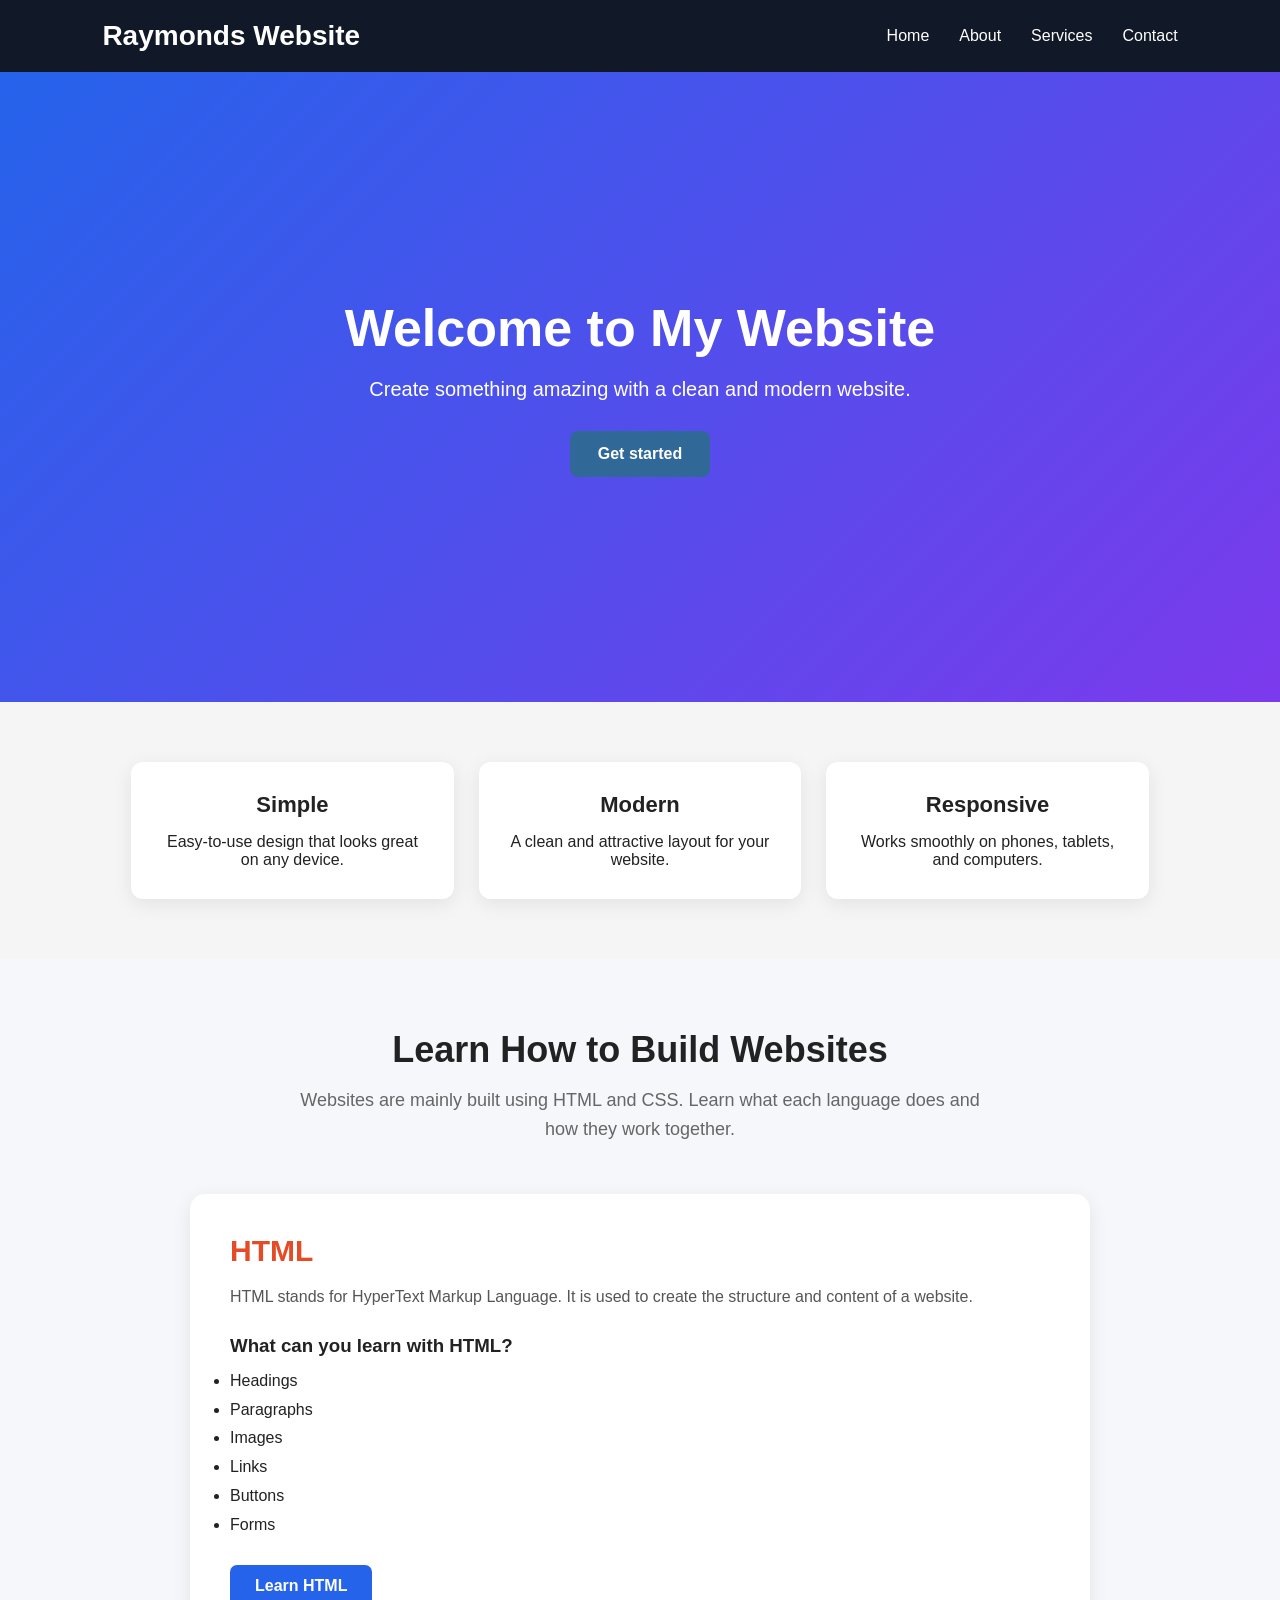
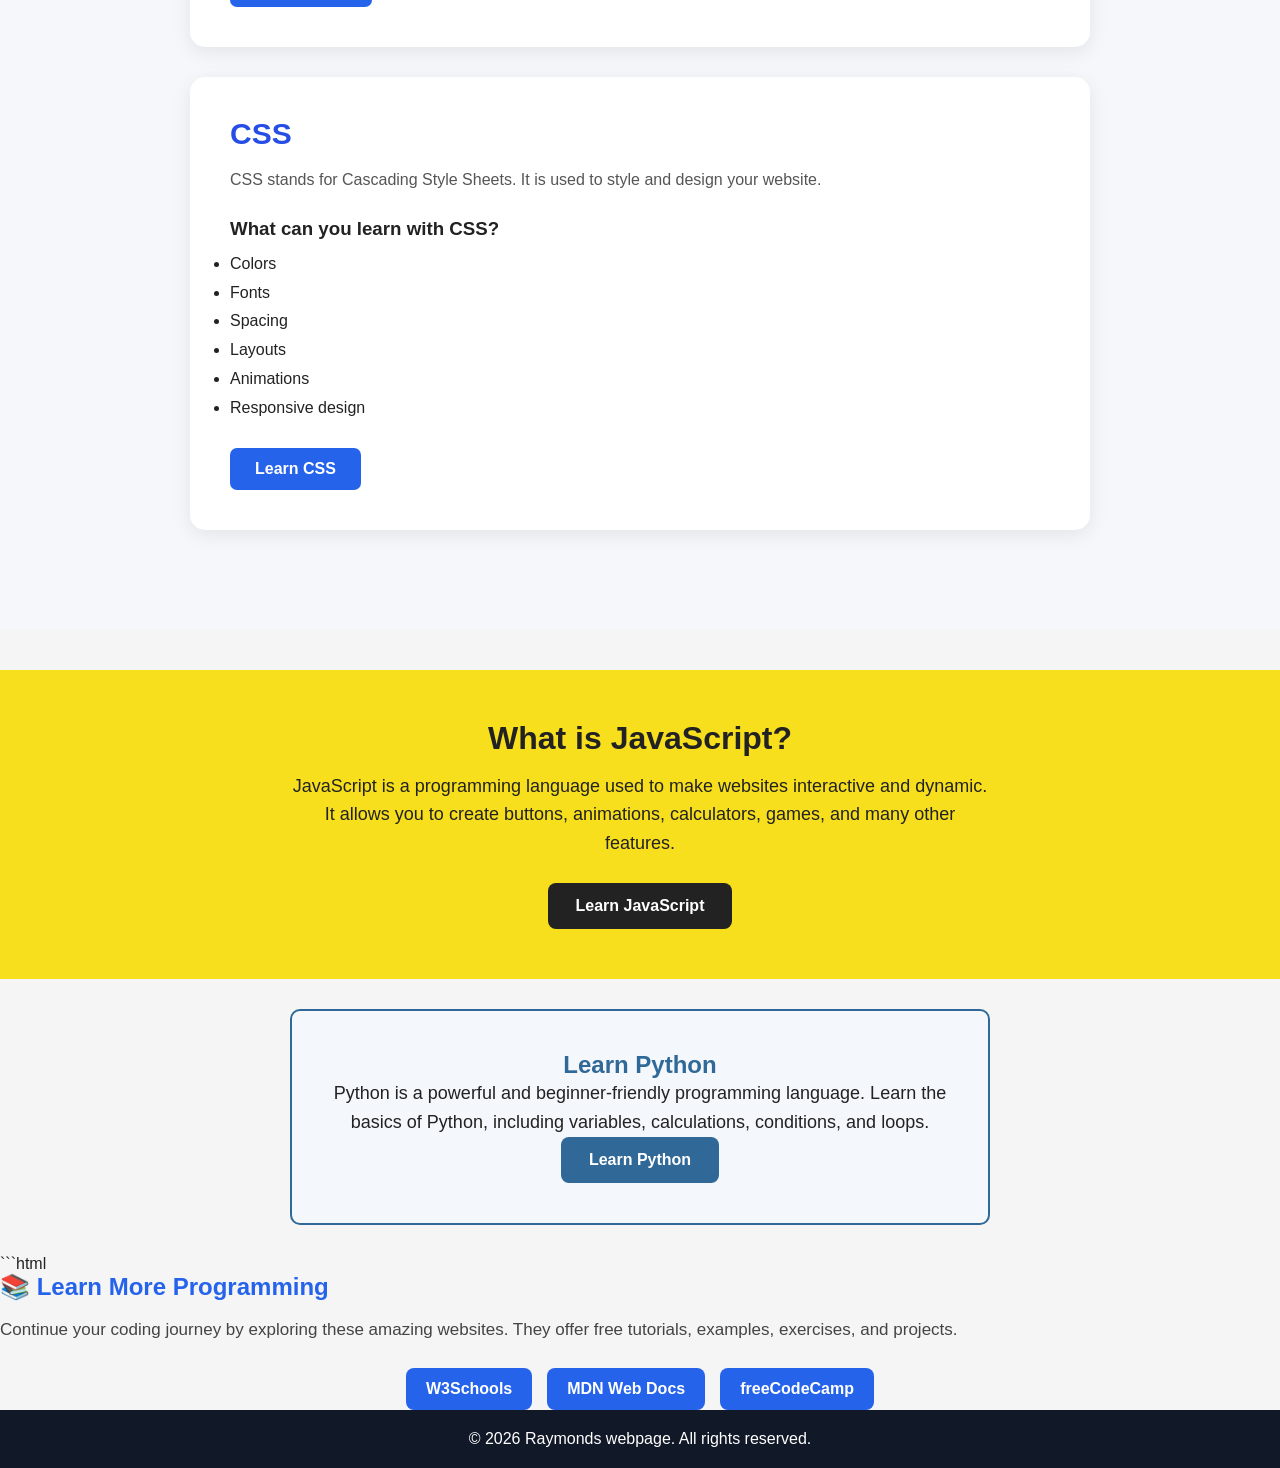
<file: index.html>
<!-- index.html -->
<!DOCTYPE html>
<html lang="en">
<head>
  <meta charset="UTF-8">
  <meta name="viewport" content="width=device-width, initial-scale=1.0">
  <title>My Home Page</title>
  <link rel="stylesheet" href="style.css">
</head>
<body>

  <header>
    <nav class="navbar">
      <h1 class="logo">Raymonds Website</h1>

      <ul class="nav-links">
        <li><a href="#">Home</a></li>
        <li><a href="about.html">About</a></li>
        <li><a href="services.html">Services</a></li>
        <li><a href="contact.html">Contact</a></li>
      </ul>
    </nav>
  </header>

  <main>
    <section class="hero">
      <div class="hero-content">
        <h2>Welcome to My Website</h2>
        <p>
          Create something amazing with a clean and modern website.
        </p>

       <a href="introduction.html" class="btn">Get started</a>
      </div>
    </section>

    <section class="features">
      <div class="card">
        <h3>Simple</h3>
        <p>Easy-to-use design that looks great on any device.</p>
      </div>

      <div class="card">
        <h3>Modern</h3>
        <p>A clean and attractive layout for your website.</p>
      </div>

      <div class="card">
        <h3>Responsive</h3>
        <p>Works smoothly on phones, tablets, and computers.</p>
      </div>
    </section>
  </main>
  
<section class="learning">

    <h2>Learn How to Build Websites</h2>

    <p class="intro">
        Websites are mainly built using HTML and CSS.
        Learn what each language does and how they work together.
    </p>

    <!-- HTML -->
    <div class="lesson">
        <div class="lesson-text">
            <h2>HTML</h2>

            <p>
                HTML stands for HyperText Markup Language.
                It is used to create the structure and content
                of a website.
            </p>

            <h3>What can you learn with HTML?</h3>

            <ul>
                <li>Headings</li>
                <li>Paragraphs</li>
                <li>Images</li>
                <li>Links</li>
                <li>Buttons</li>
                <li>Forms</li>
            </ul>

            <a href="html.html" class="learn-btn">
                Learn HTML
            </a>
        </div>
    </div>


    <!-- CSS -->
    <div class="lesson css-lesson">
        <div class="lesson-text">
            <h2>CSS</h2>

            <p>
                CSS stands for Cascading Style Sheets.
                It is used to style and design your website.
            </p>

            <h3>What can you learn with CSS?</h3>

            <ul>
                <li>Colors</li>
                <li>Fonts</li>
                <li>Spacing</li>
                <li>Layouts</li>
                <li>Animations</li>
                <li>Responsive design</li>
            </ul>

            <a href="css.html" class="learn-btn">
                Learn CSS
            </a>
        </div>
    </div>

</section>
  
  <section class="javascript-section">

    <h2>What is JavaScript?</h2>

    <p>
        JavaScript is a programming language used to make websites
        interactive and dynamic. It allows you to create buttons,
        animations, calculators, games, and many other features.
    </p>

    <a href="javascript.html" class="js-btn">
        Learn JavaScript
    </a>

  </section>
  <section class="python-section">
    <h2>Learn Python</h2>

    <p>
        Python is a powerful and beginner-friendly programming language.
        Learn the basics of Python, including variables, calculations,
        conditions, and loops.
    </p>

    <a href="python.html" class="btn">Learn Python</a>
  </section>
  ```html
<section class="resources">
    <h2>📚 Learn More Programming</h2>

    <p>
        Continue your coding journey by exploring these amazing websites.
        They offer free tutorials, examples, exercises, and projects.
    </p>

    <div class="resource-links">

        <a href="https://www.w3schools.com/" target="_blank" class="resource-btn">
            W3Schools
        </a>

        <a href="https://developer.mozilla.org/" target="_blank" class="resource-btn">
            MDN Web Docs
        </a>

        <a href="https://www.freecodecamp.org/" target="_blank" class="resource-btn">
            freeCodeCamp
        </a>

    </div>
</section>

  
  
  <footer>
    <p>&copy; 2026 Raymonds webpage. All rights reserved.</p>
  </footer>

</body>
</html>
</file>
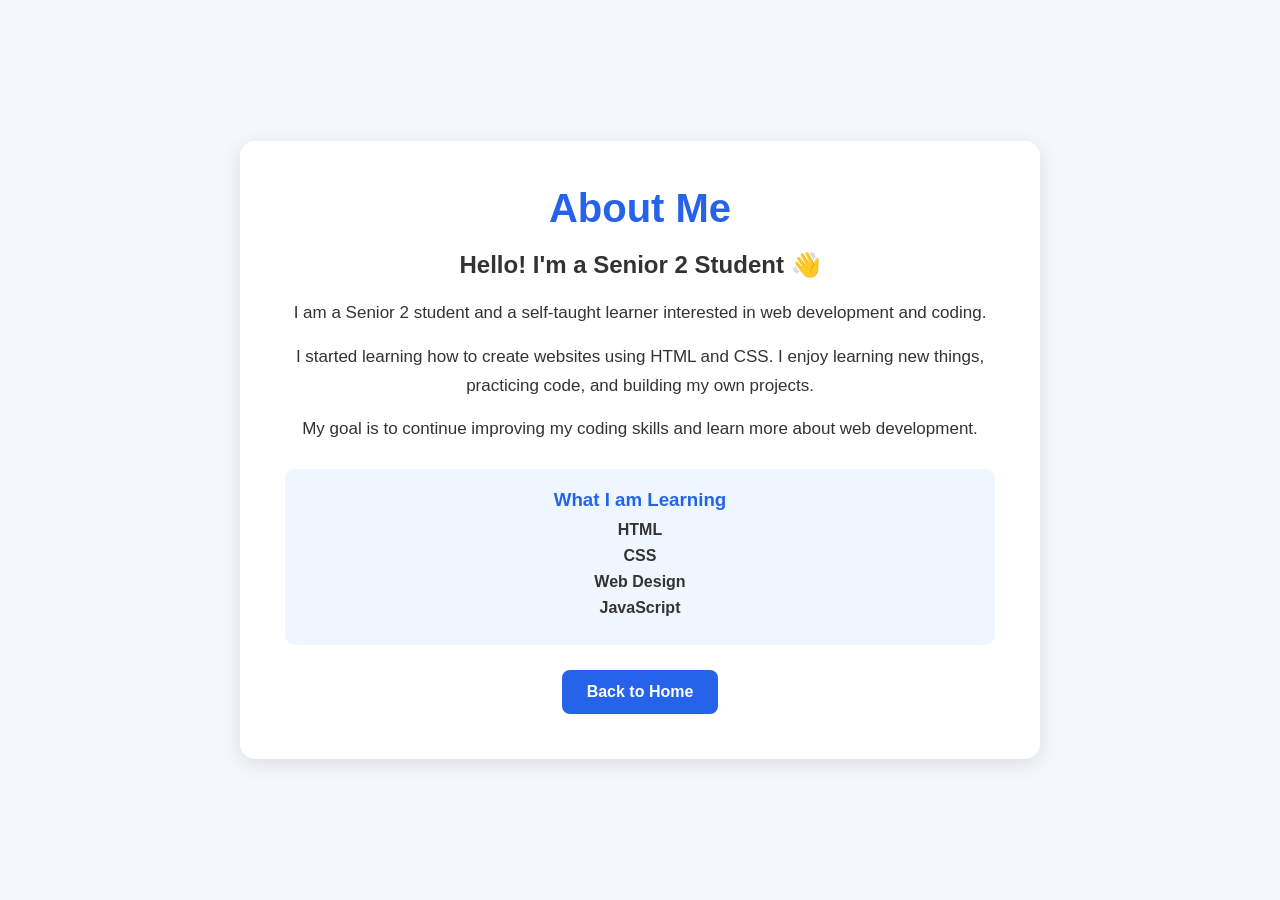
<file: about.html>
<!DOCTYPE html>
<html lang="en">
<head>
    <meta charset="UTF-8">
    <meta name="viewport" content="width=device-width, initial-scale=1.0">
    <title>About Me</title>
    <link rel="stylesheet" href="about.css">
</head>

<body>

    <section class="about">
        <div class="about-container">

            <h1>About Me</h1>

            <h2>Hello! I'm a Senior 2 Student 👋</h2>

            <p>
                I am a Senior 2 student and a self-taught learner
                interested in web development and coding.
            </p>

            <p>
                I started learning how to create websites using
                HTML and CSS. I enjoy learning new things, practicing
                code, and building my own projects.
            </p>

            <p>
                My goal is to continue improving my coding skills
                and learn more about web development.
            </p>

            <div class="skills">
                <h3>What I am Learning</h3>

                <ul>
                    <li>HTML</li>
                    <li>CSS</li>
                    <li>Web Design</li>
                    <li>JavaScript</li>
                </ul>
            </div>

            <a href="index.html" class="btn">Back to Home</a>

        </div>
    </section>

</body>
</html>
</file>
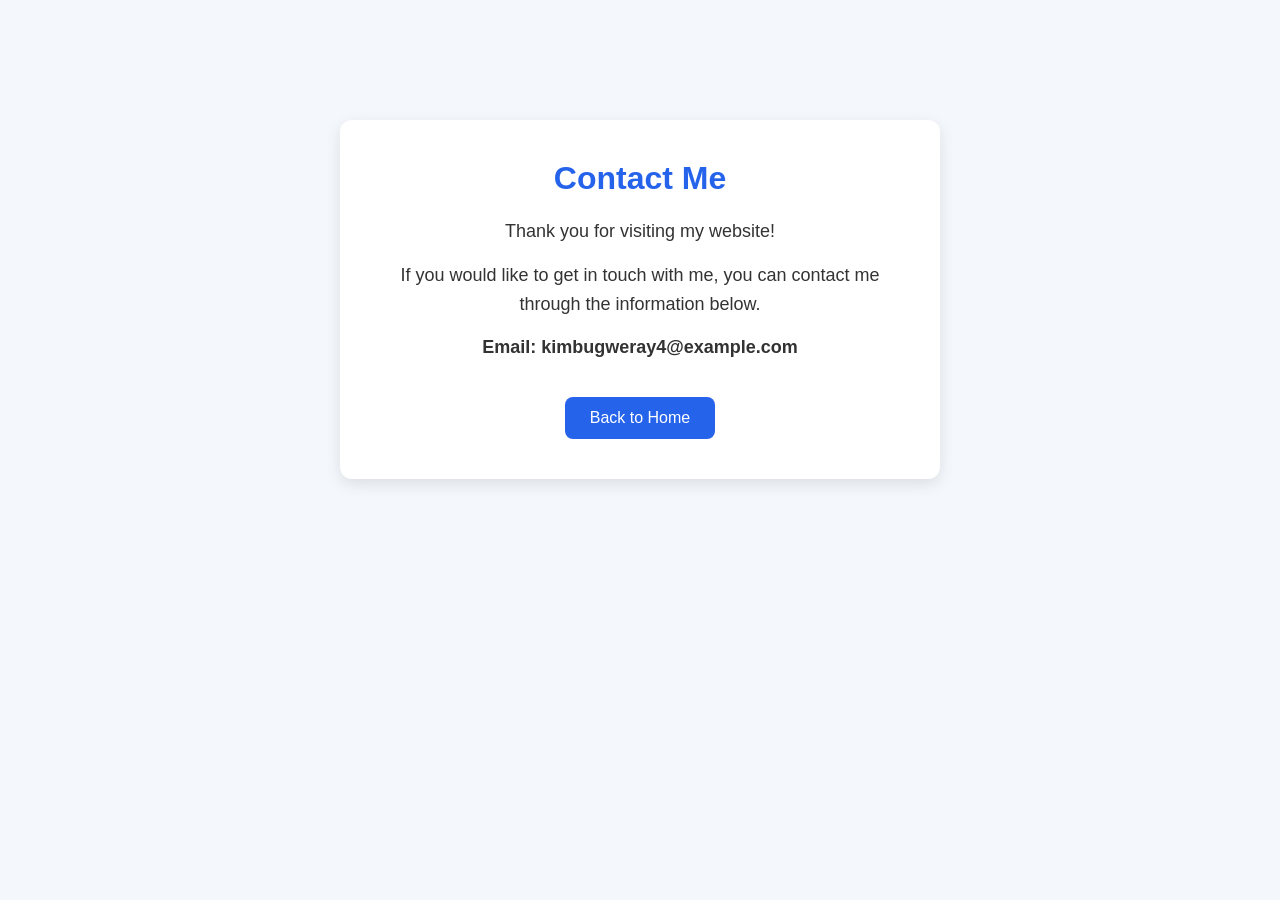
<file: contact.html>
<!DOCTYPE html>
<html lang="en">
<head>
    <meta charset="UTF-8">
    <meta name="viewport" content="width=device-width, initial-scale=1.0">
    <title>Contact Me</title>
    <link rel="stylesheet" href="contact.css">
</head>

<body>

    <div class="contact">
        <h1>Contact Me</h1>

        <p>
            Thank you for visiting my website!
        </p>

        <p>
            If you would like to get in touch with me,
            you can contact me through the information below.
        </p>

        <p class="email">
            Email: kimbugweray4@example.com
        </p>

        <a href="index.html" class="btn">Back to Home</a>
    </div>

</body>
</html>
</file>
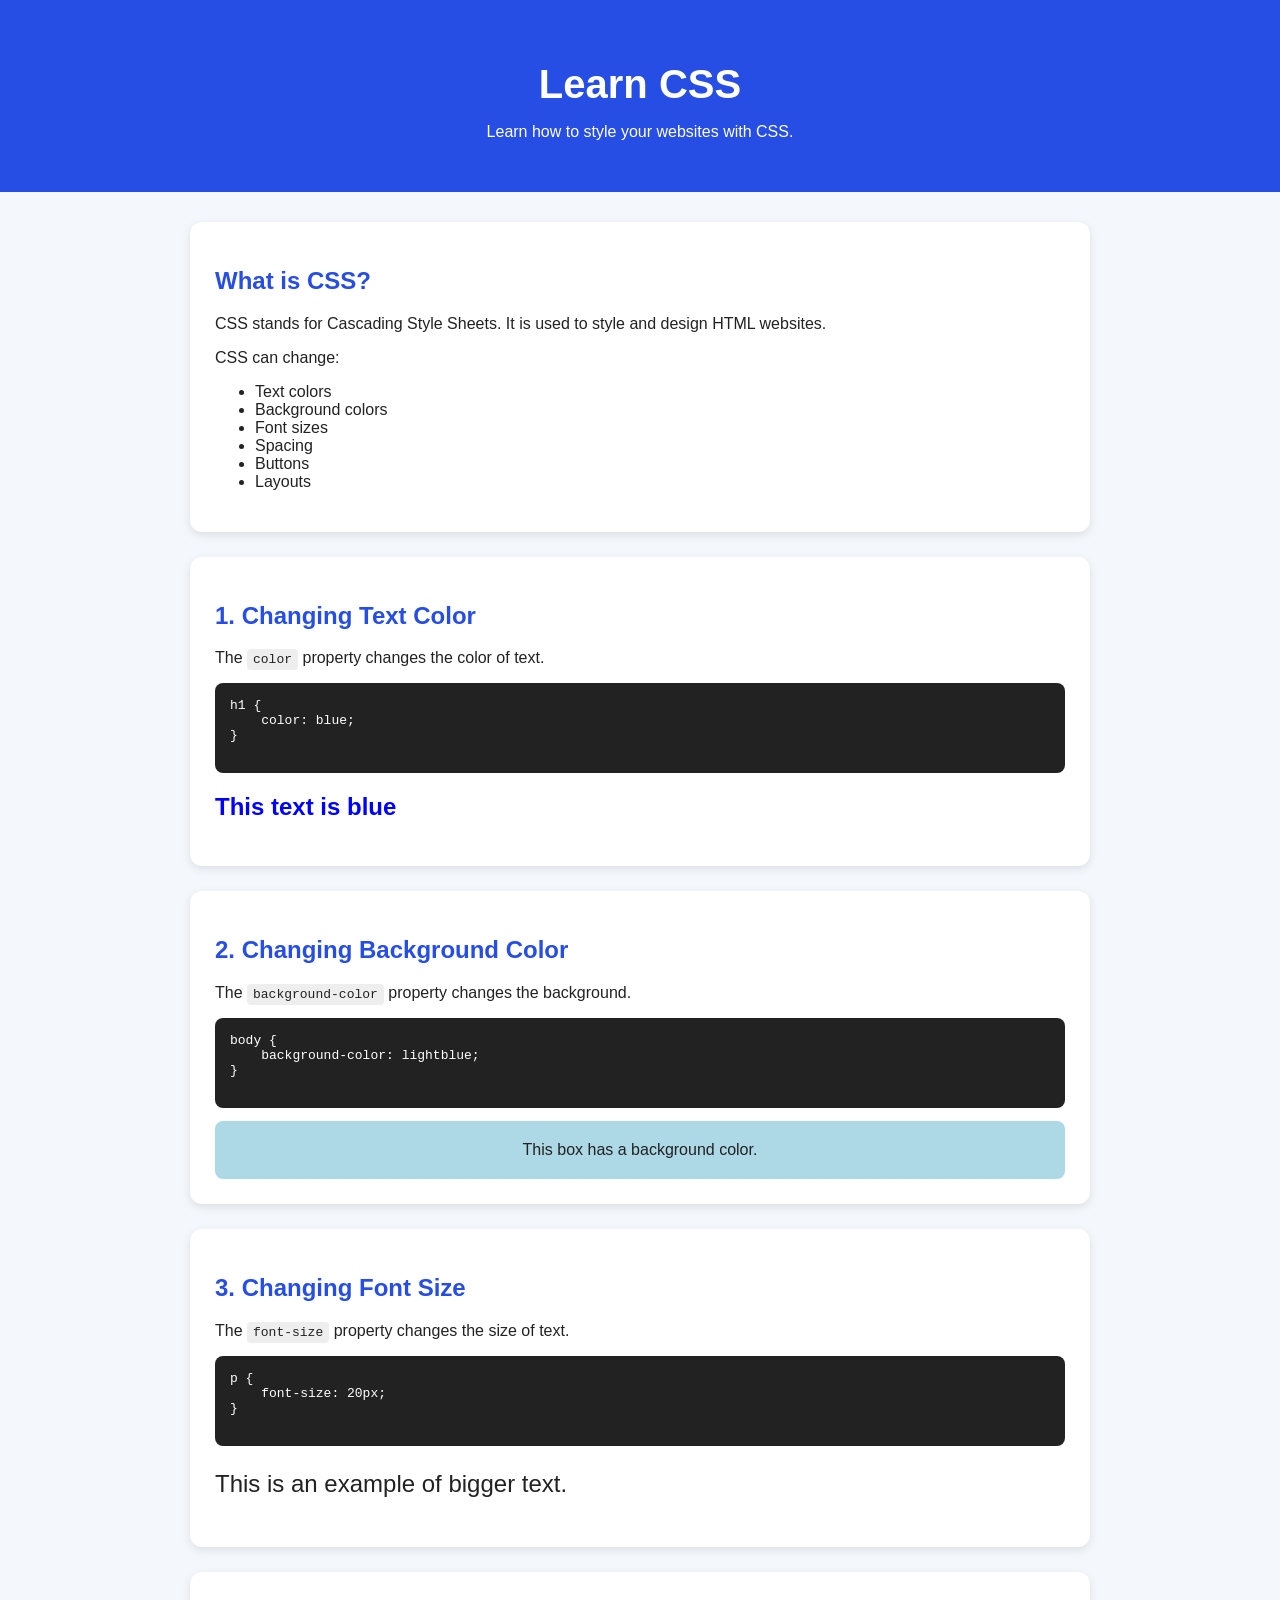
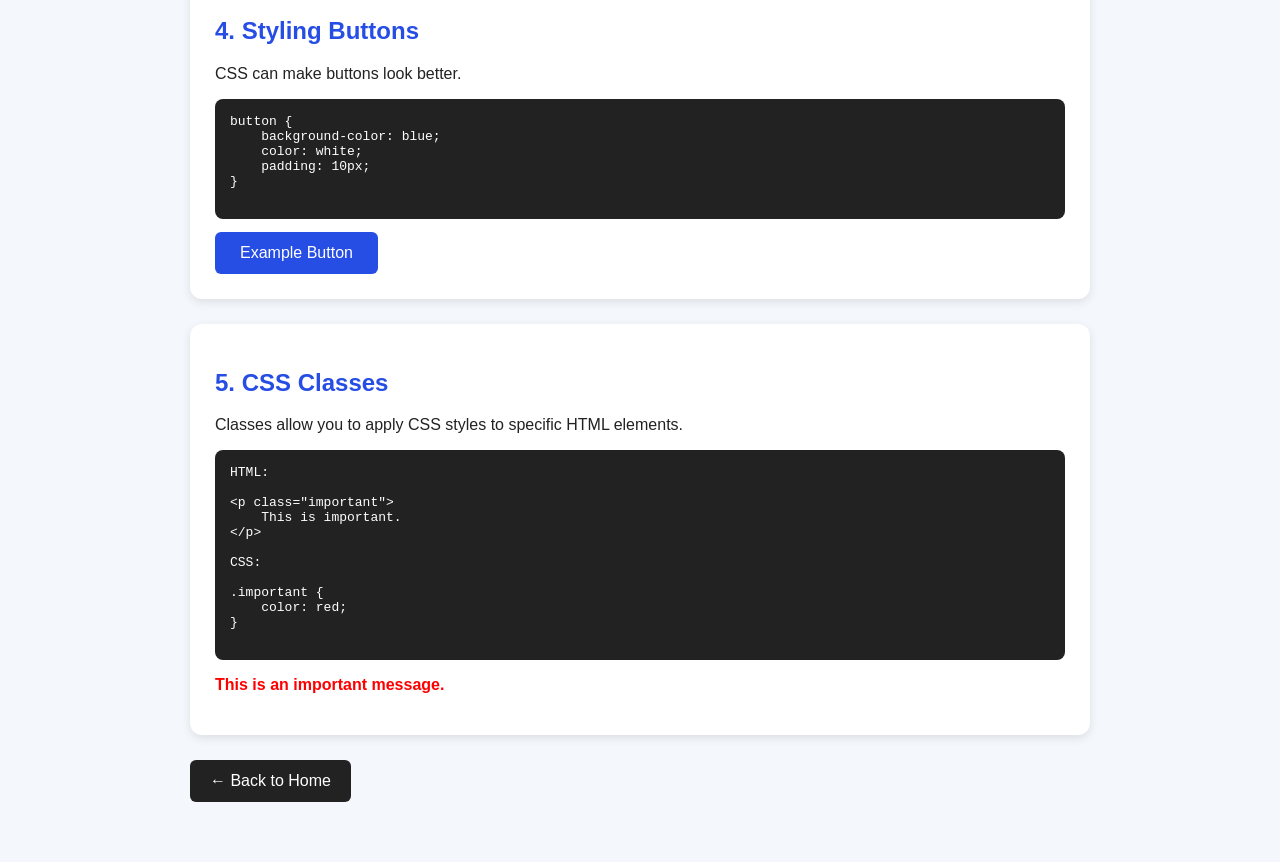
<file: css.html>
<!DOCTYPE html>
<html lang="en">
<head>
    <meta charset="UTF-8">
    <meta name="viewport" content="width=device-width, initial-scale=1.0">

    <title>Learn CSS</title>

    <!-- Linking the CSS file -->
    <link rel="stylesheet" href="css-style.css">
</head>

<body>

    <header>
        <h1>Learn CSS</h1>
        <p>Learn how to style your websites with CSS.</p>
    </header>

    <main>

        <section class="lesson">
            <h2>What is CSS?</h2>

            <p>
                CSS stands for Cascading Style Sheets.
                It is used to style and design HTML websites.
            </p>

            <p>CSS can change:</p>

            <ul>
                <li>Text colors</li>
                <li>Background colors</li>
                <li>Font sizes</li>
                <li>Spacing</li>
                <li>Buttons</li>
                <li>Layouts</li>
            </ul>
        </section>

        <section class="lesson">
            <h2>1. Changing Text Color</h2>

            <p>
                The <code>color</code> property changes the color
                of text.
            </p>

            <pre>
h1 {
    color: blue;
}
            </pre>

            <h1 class="blue-text">This text is blue</h1>
        </section>

        <section class="lesson">
            <h2>2. Changing Background Color</h2>

            <p>
                The <code>background-color</code> property changes
                the background.
            </p>

            <pre>
body {
    background-color: lightblue;
}
            </pre>

            <div class="example-box">
                This box has a background color.
            </div>
        </section>

        <section class="lesson">
            <h2>3. Changing Font Size</h2>

            <p>
                The <code>font-size</code> property changes the
                size of text.
            </p>

            <pre>
p {
    font-size: 20px;
}
            </pre>

            <p class="big-text">
                This is an example of bigger text.
            </p>
        </section>

        <section class="lesson">
            <h2>4. Styling Buttons</h2>

            <p>
                CSS can make buttons look better.
            </p>

            <pre>
button {
    background-color: blue;
    color: white;
    padding: 10px;
}
            </pre>

            <button>Example Button</button>
        </section>

        <section class="lesson">
            <h2>5. CSS Classes</h2>

            <p>
                Classes allow you to apply CSS styles to specific
                HTML elements.
            </p>

            <pre>
HTML:

&lt;p class="important"&gt;
    This is important.
&lt;/p&gt;

CSS:

.important {
    color: red;
}
            </pre>

            <p class="important">
                This is an important message.
            </p>
        </section>

        <a href="index.html" class="back-button">
            ← Back to Home
        </a>

    </main>

</body>
</html>
</file>
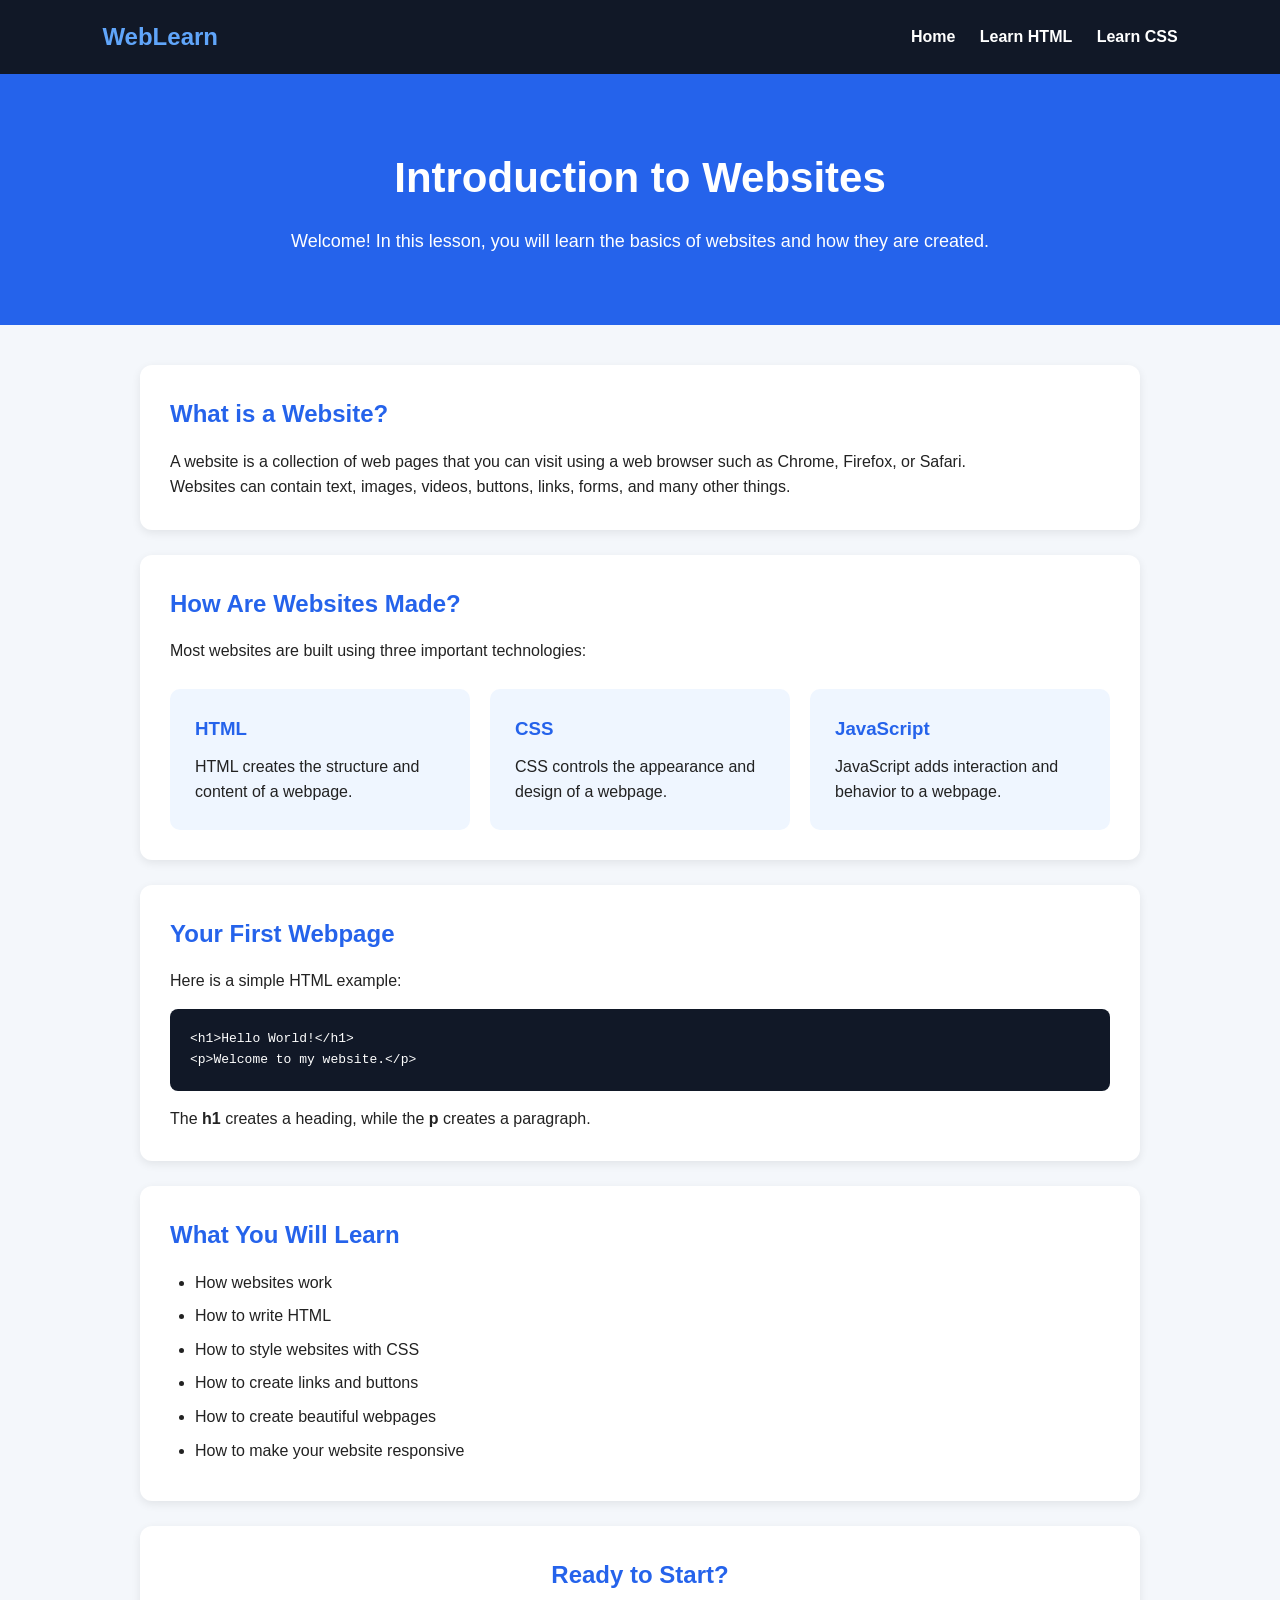
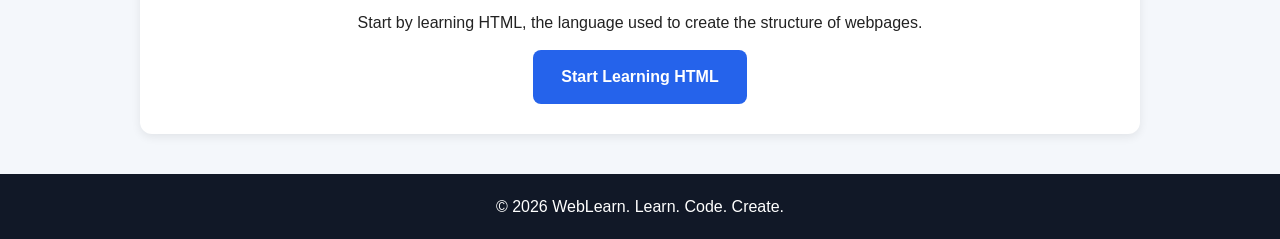
<file: getstarted.html>
<!DOCTYPE html>
<html lang="en">
<head>
    <meta charset="UTF-8">
    <meta name="viewport" content="width=device-width, initial-scale=1.0">

    <title>Introduction to Websites</title>

    <!-- Link HTML to CSS -->
    <link rel="stylesheet" href="start.css">
</head>

<body>

    <!-- Navigation -->
    <nav>
        <h2>WebLearn</h2>

        <div>
            <a href="index.html">Home</a>
            <a href="html.html">Learn HTML</a>
            <a href="css.html">Learn CSS</a>
        </div>
    </nav>


    <!-- Introduction -->
    <header>
        <h1>Introduction to Websites</h1>

        <p>
            Welcome! In this lesson, you will learn the basics of
            websites and how they are created.
        </p>
    </header>


    <main>

        <!-- What is a website -->
        <section>
            <h2>What is a Website?</h2>

            <p>
                A website is a collection of web pages that you can
                visit using a web browser such as Chrome, Firefox,
                or Safari.
            </p>

            <p>
                Websites can contain text, images, videos, buttons,
                links, forms, and many other things.
            </p>
        </section>


        <!-- How websites are made -->
        <section>
            <h2>How Are Websites Made?</h2>

            <p>
                Most websites are built using three important
                technologies:
            </p>

            <div class="cards">

                <div class="card">
                    <h3>HTML</h3>
                    <p>
                        HTML creates the structure and content
                        of a webpage.
                    </p>
                </div>

                <div class="card">
                    <h3>CSS</h3>
                    <p>
                        CSS controls the appearance and design
                        of a webpage.
                    </p>
                </div>

                <div class="card">
                    <h3>JavaScript</h3>
                    <p>
                        JavaScript adds interaction and behavior
                        to a webpage.
                    </p>
                </div>

            </div>
        </section>


        <!-- Simple example -->
        <section>
            <h2>Your First Webpage</h2>

            <p>Here is a simple HTML example:</p>

            <pre><code>&lt;h1&gt;Hello World!&lt;/h1&gt;
&lt;p&gt;Welcome to my website.&lt;/p&gt;</code></pre>

            <p>
                The <strong>h1</strong> creates a heading, while
                the <strong>p</strong> creates a paragraph.
            </p>
        </section>


        <!-- What you will learn -->
        <section>
            <h2>What You Will Learn</h2>

            <ul>
                <li>How websites work</li>
                <li>How to write HTML</li>
                <li>How to style websites with CSS</li>
                <li>How to create links and buttons</li>
                <li>How to create beautiful webpages</li>
                <li>How to make your website responsive</li>
            </ul>
        </section>


        <!-- Next step -->
        <section class="next">
            <h2>Ready to Start?</h2>

            <p>
                Start by learning HTML, the language used to
                create the structure of webpages.
            </p>

            <a href="html.html" class="button">
                Start Learning HTML
            </a>
        </section>

    </main>


    <footer>
        <p>&copy; 2026 WebLearn. Learn. Code. Create.</p>
    </footer>

</body>
          </html>
</file>
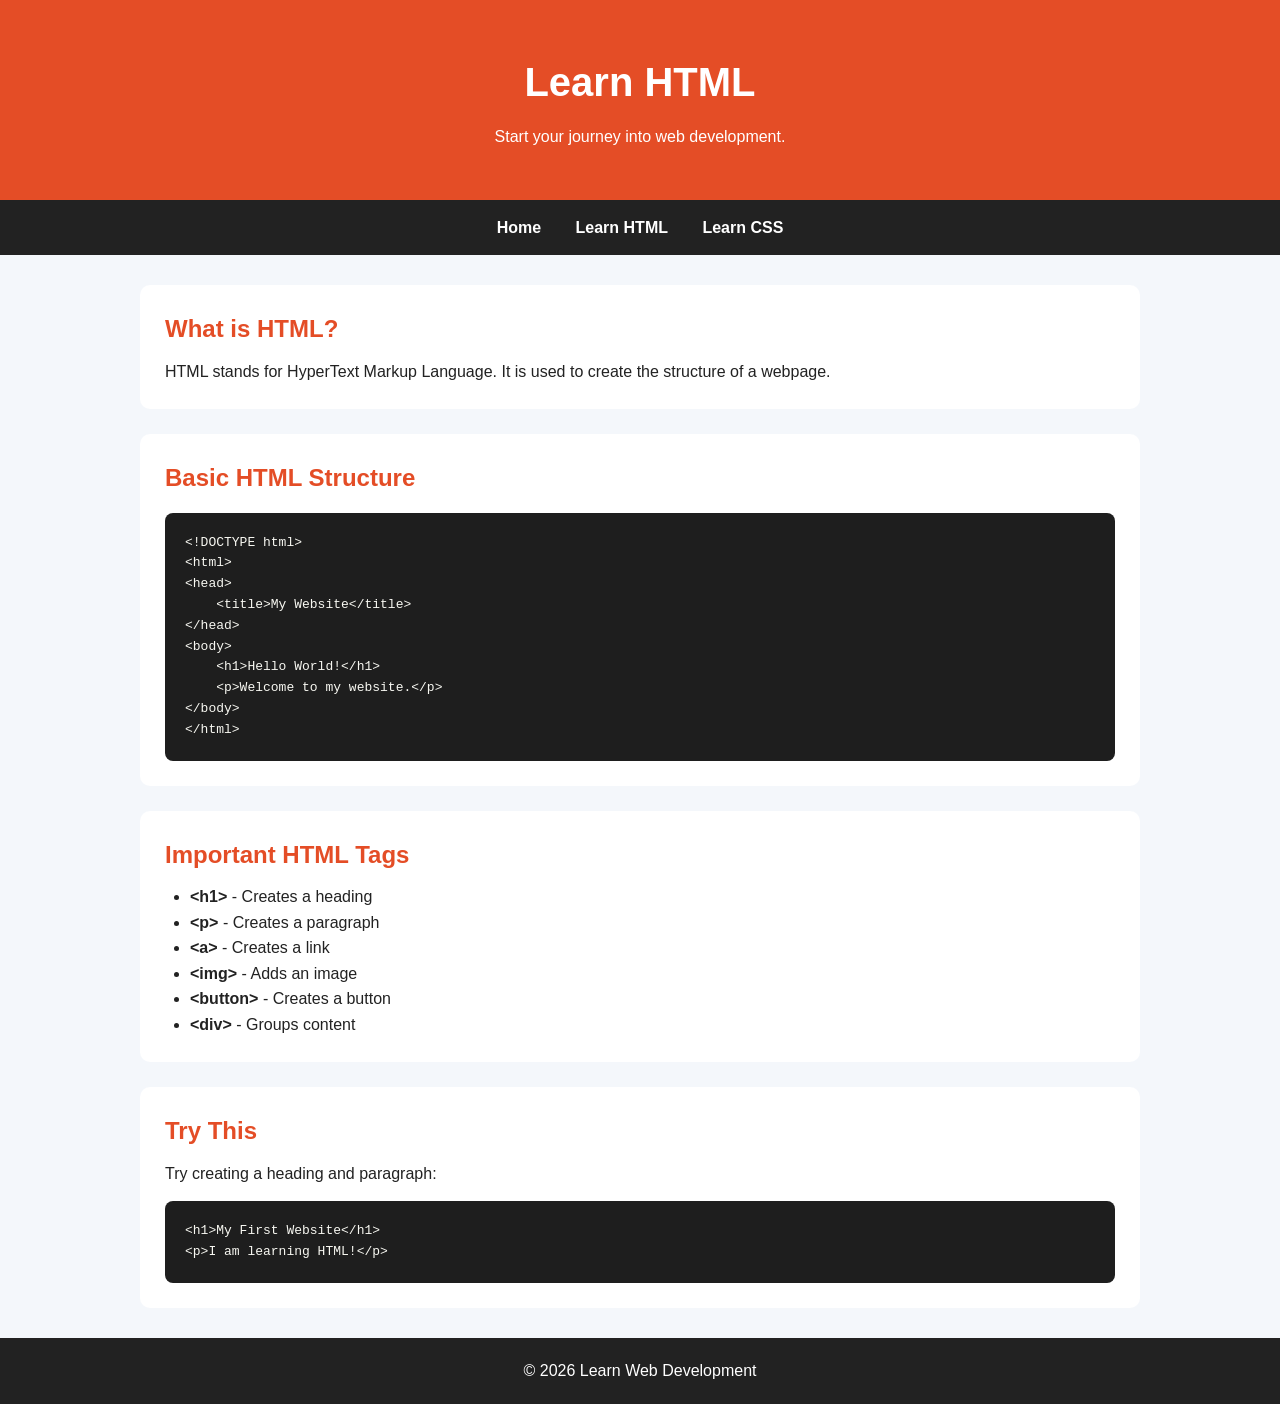
<file: html.html>
<!DOCTYPE html>
<html lang="en">
<head>
    <meta charset="UTF-8">
    <meta name="viewport" content="width=device-width, initial-scale=1.0">
    <title>Learn HTML</title>
    <link rel="stylesheet" href="html-style.css">
</head>
<body>

    <header>
        <h1>Learn HTML</h1>
        <p>Start your journey into web development.</p>
    </header>

    <nav>
        <a href="index.html">Home</a>
        <a href="html.html">Learn HTML</a>
        <a href="css.html">Learn CSS</a>
    </nav>

    <main>
        <section>
            <h2>What is HTML?</h2>
            <p>
                HTML stands for HyperText Markup Language. It is used to
                create the structure of a webpage.
            </p>
        </section>

        <section>
            <h2>Basic HTML Structure</h2>

            <pre><code>&lt;!DOCTYPE html&gt;
&lt;html&gt;
&lt;head&gt;
    &lt;title&gt;My Website&lt;/title&gt;
&lt;/head&gt;
&lt;body&gt;
    &lt;h1&gt;Hello World!&lt;/h1&gt;
    &lt;p&gt;Welcome to my website.&lt;/p&gt;
&lt;/body&gt;
&lt;/html&gt;</code></pre>
        </section>

        <section>
            <h2>Important HTML Tags</h2>

            <ul>
                <li><strong>&lt;h1&gt;</strong> - Creates a heading</li>
                <li><strong>&lt;p&gt;</strong> - Creates a paragraph</li>
                <li><strong>&lt;a&gt;</strong> - Creates a link</li>
                <li><strong>&lt;img&gt;</strong> - Adds an image</li>
                <li><strong>&lt;button&gt;</strong> - Creates a button</li>
                <li><strong>&lt;div&gt;</strong> - Groups content</li>
            </ul>
        </section>

        <section>
            <h2>Try This</h2>
            <p>Try creating a heading and paragraph:</p>

            <pre><code>&lt;h1&gt;My First Website&lt;/h1&gt;
&lt;p&gt;I am learning HTML!&lt;/p&gt;</code></pre>
        </section>
    </main>

    <footer>
        <p>&copy; 2026 Learn Web Development</p>
    </footer>

</body>
</html>
</file>
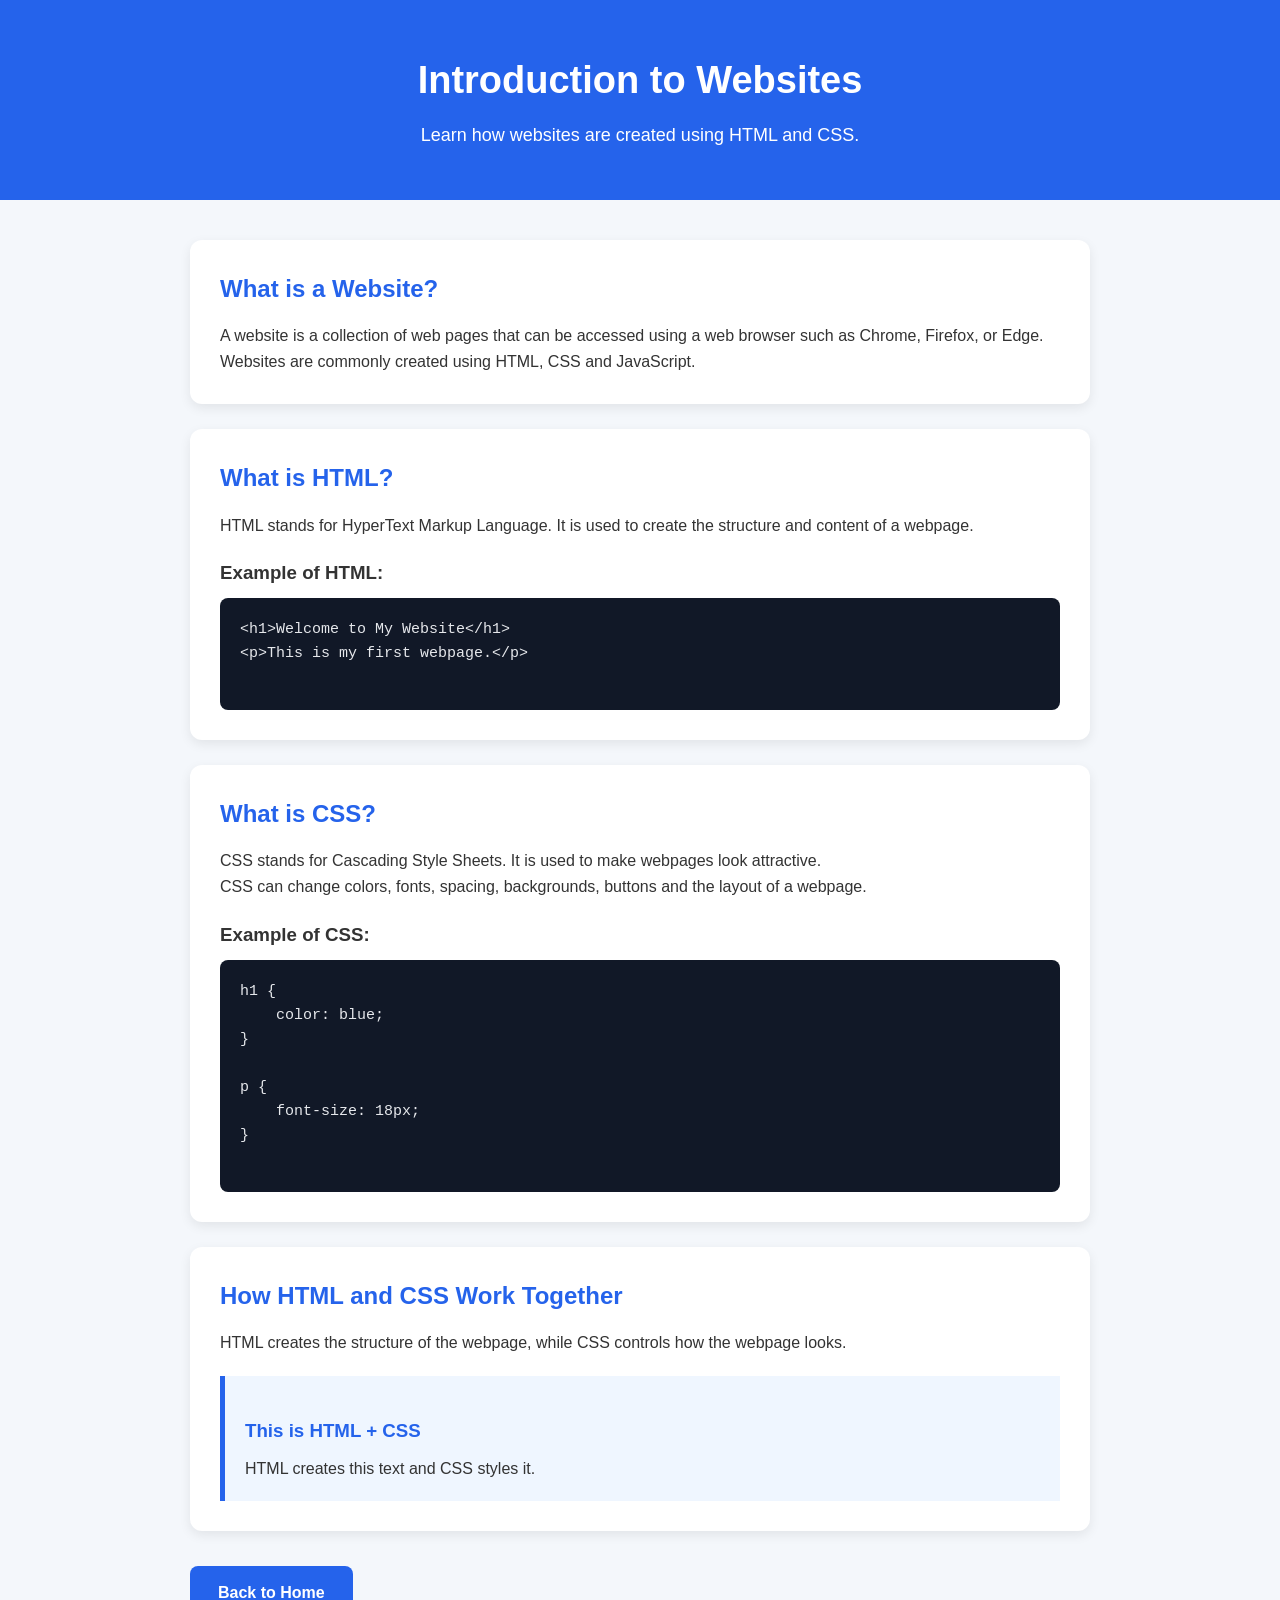
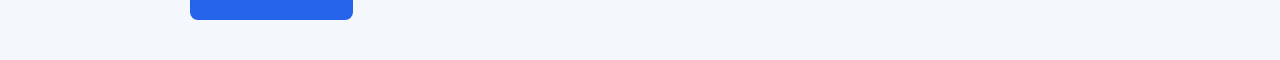
<file: introduction.html>
<!DOCTYPE html>
<html lang="en">
<head>
    <meta charset="UTF-8">
    <meta name="viewport" content="width=device-width, initial-scale=1.0">
    <title>Introduction to Websites</title>

    <!-- Connect CSS file -->
    <link rel="stylesheet" href="introduction.css">
</head>

<body>

    <header>
        <h1>Introduction to Websites</h1>
        <p>Learn how websites are created using HTML and CSS.</p>
    </header>

    <main>

        <section class="lesson">
            <h2>What is a Website?</h2>

            <p>
                A website is a collection of web pages that can be
                accessed using a web browser such as Chrome, Firefox,
                or Edge.
            </p>

            <p>
                Websites are commonly created using HTML, CSS and
                JavaScript.
            </p>
        </section>

        <section class="lesson">
            <h2>What is HTML?</h2>

            <p>
                HTML stands for HyperText Markup Language.
                It is used to create the structure and content
                of a webpage.
            </p>

            <h3>Example of HTML:</h3>

            <div class="code-box">
                <pre>
&lt;h1&gt;Welcome to My Website&lt;/h1&gt;
&lt;p&gt;This is my first webpage.&lt;/p&gt;
                </pre>
            </div>
        </section>

        <section class="lesson">
            <h2>What is CSS?</h2>

            <p>
                CSS stands for Cascading Style Sheets.
                It is used to make webpages look attractive.
            </p>

            <p>
                CSS can change colors, fonts, spacing, backgrounds,
                buttons and the layout of a webpage.
            </p>

            <h3>Example of CSS:</h3>

            <div class="code-box">
                <pre>
h1 {
    color: blue;
}

p {
    font-size: 18px;
}
                </pre>
            </div>
        </section>

        <section class="lesson">
            <h2>How HTML and CSS Work Together</h2>

            <p>
                HTML creates the structure of the webpage,
                while CSS controls how the webpage looks.
            </p>

            <div class="example">
                <h3>This is HTML + CSS</h3>
                <p>HTML creates this text and CSS styles it.</p>
            </div>
        </section>

        <a href="index.html" class="btn">Back to Home</a>

    </main>

</body>
</html>
</file>
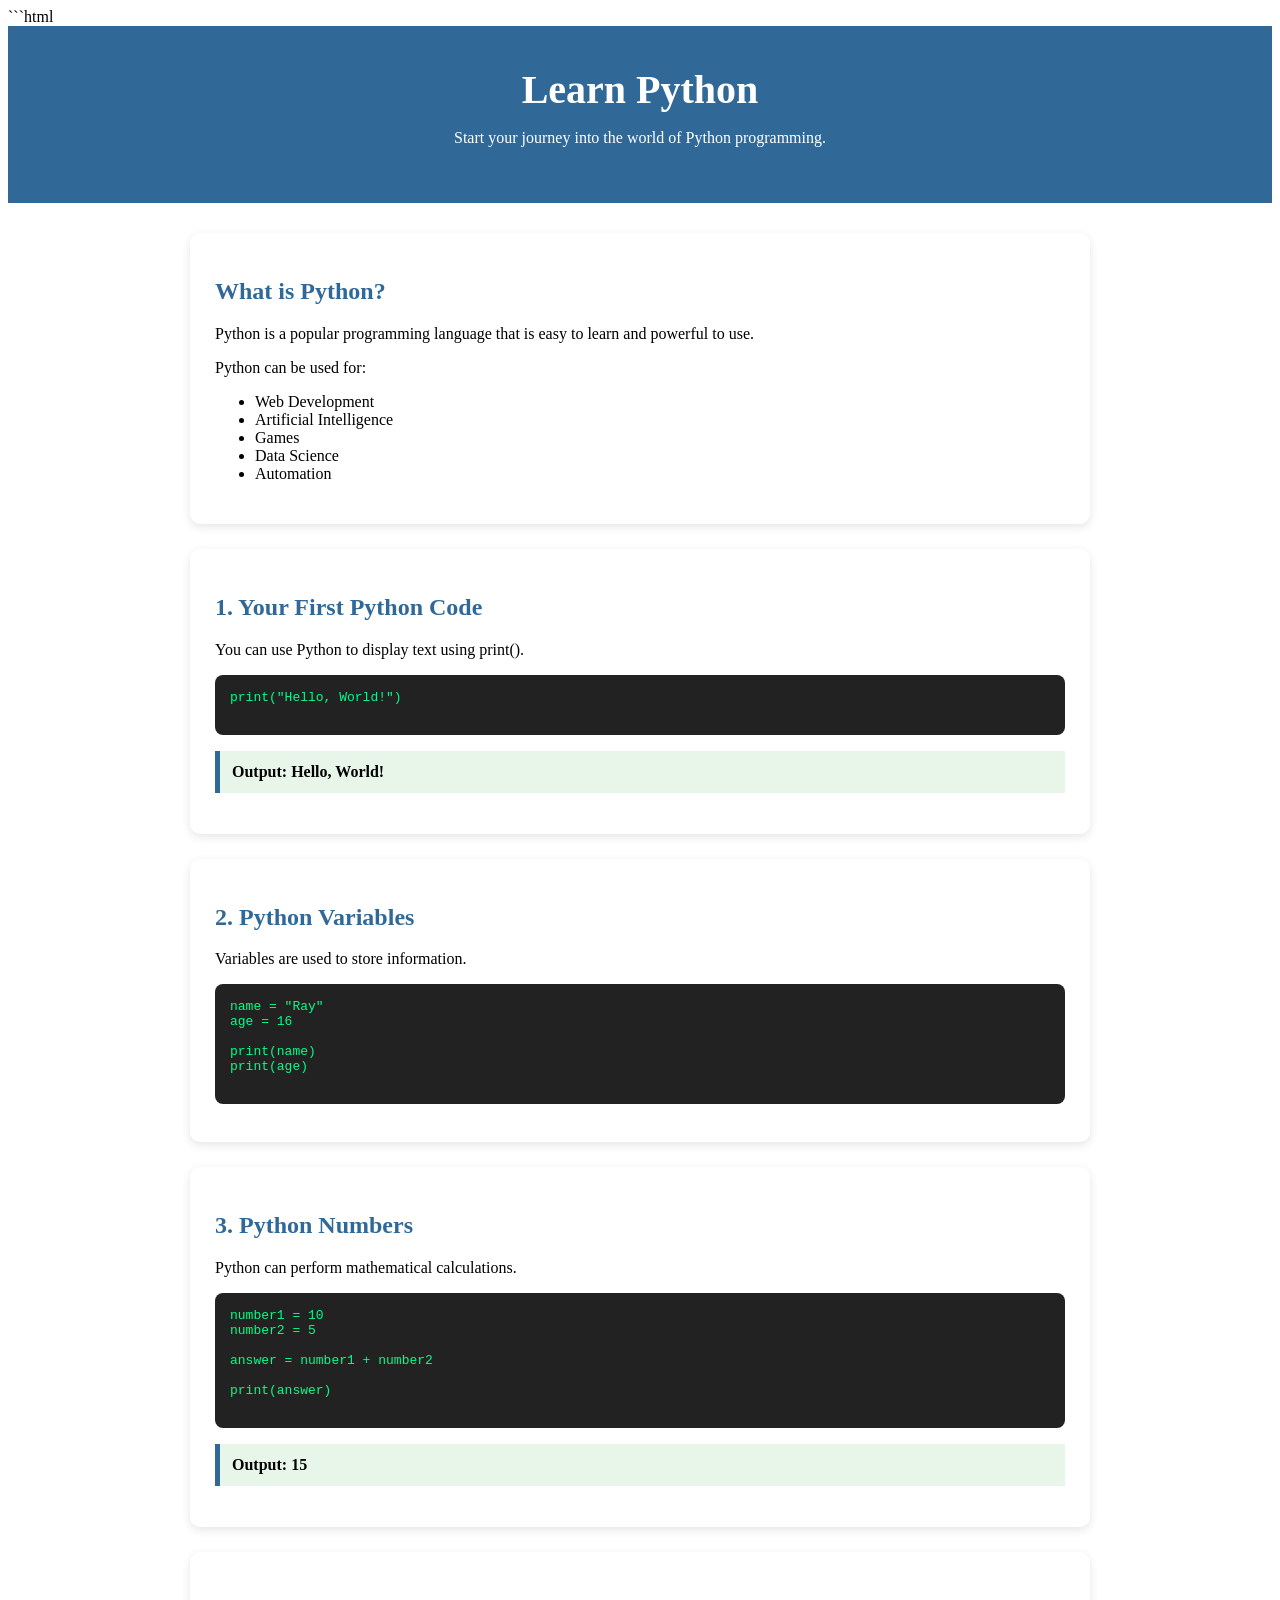
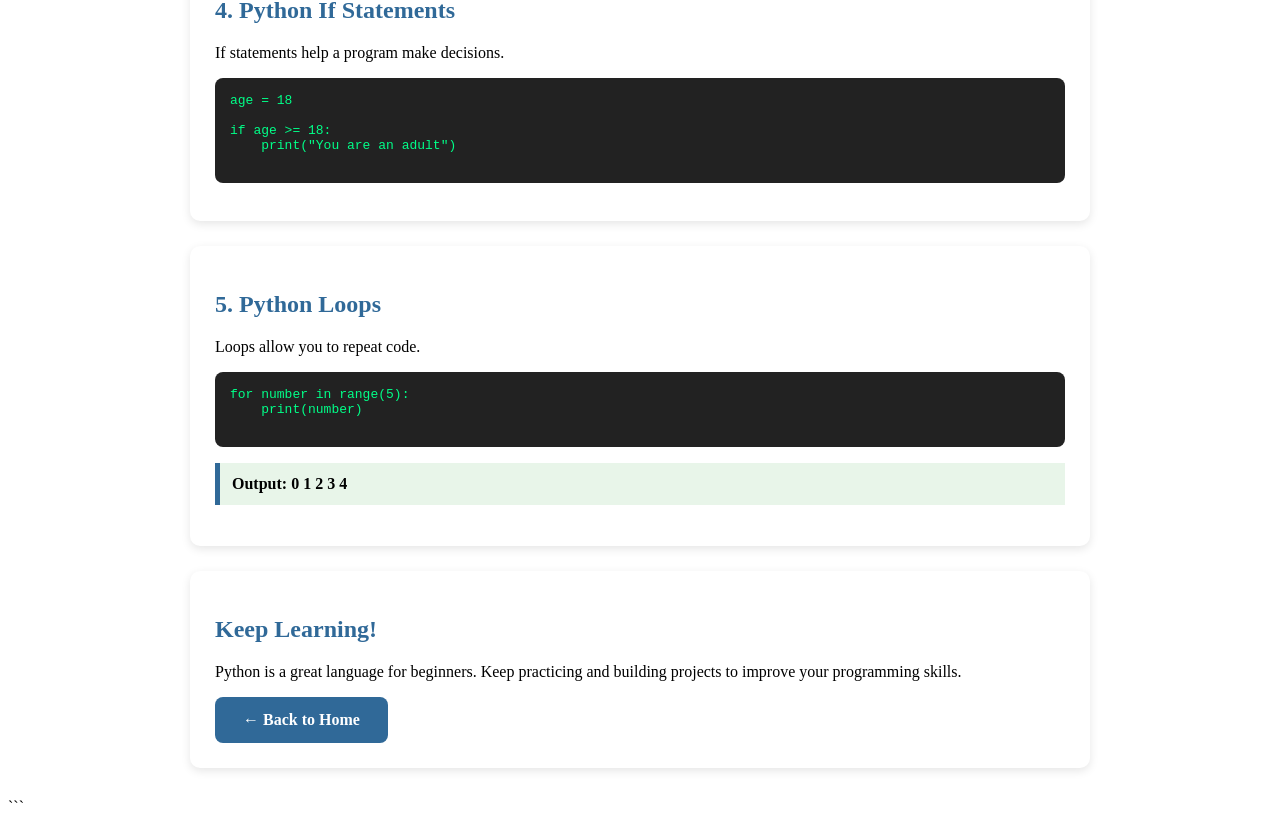
<file: python.html>
```html
<!DOCTYPE html>
<html lang="en">
<head>
    <meta charset="UTF-8">
    <meta name="viewport" content="width=device-width, initial-scale=1.0">
    <title>Learn Python</title>

    <!-- Connect to CSS -->
    <link rel="stylesheet" href="python.css">
</head>

<body>

    <header>
        <h1>Learn Python</h1>
        <p>Start your journey into the world of Python programming.</p>
    </header>

    <main>

        <section class="lesson">
            <h2>What is Python?</h2>

            <p>
                Python is a popular programming language that is easy
                to learn and powerful to use.
            </p>

            <p>Python can be used for:</p>

            <ul>
                <li>Web Development</li>
                <li>Artificial Intelligence</li>
                <li>Games</li>
                <li>Data Science</li>
                <li>Automation</li>
            </ul>
        </section>


        <section class="lesson">
            <h2>1. Your First Python Code</h2>

            <p>You can use Python to display text using print().</p>

            <pre>
print("Hello, World!")
            </pre>

            <p class="output">
                Output: Hello, World!
            </p>
        </section>


        <section class="lesson">
            <h2>2. Python Variables</h2>

            <p>
                Variables are used to store information.
            </p>

            <pre>
name = "Ray"
age = 16

print(name)
print(age)
            </pre>
        </section>


        <section class="lesson">
            <h2>3. Python Numbers</h2>

            <p>
                Python can perform mathematical calculations.
            </p>

            <pre>
number1 = 10
number2 = 5

answer = number1 + number2

print(answer)
            </pre>

            <p class="output">
                Output: 15
            </p>
        </section>


        <section class="lesson">
            <h2>4. Python If Statements</h2>

            <p>
                If statements help a program make decisions.
            </p>

            <pre>
age = 18

if age >= 18:
    print("You are an adult")
            </pre>
        </section>


        <section class="lesson">
            <h2>5. Python Loops</h2>

            <p>
                Loops allow you to repeat code.
            </p>

            <pre>
for number in range(5):
    print(number)
            </pre>

            <p class="output">
                Output: 0 1 2 3 4
            </p>
        </section>


        <section class="lesson">
            <h2>Keep Learning!</h2>

            <p>
                Python is a great language for beginners. Keep practicing
                and building projects to improve your programming skills.
            </p>

            <a href="index.html" class="btn">← Back to Home</a>
        </section>

    </main>

</body>
</html>
```
</file>
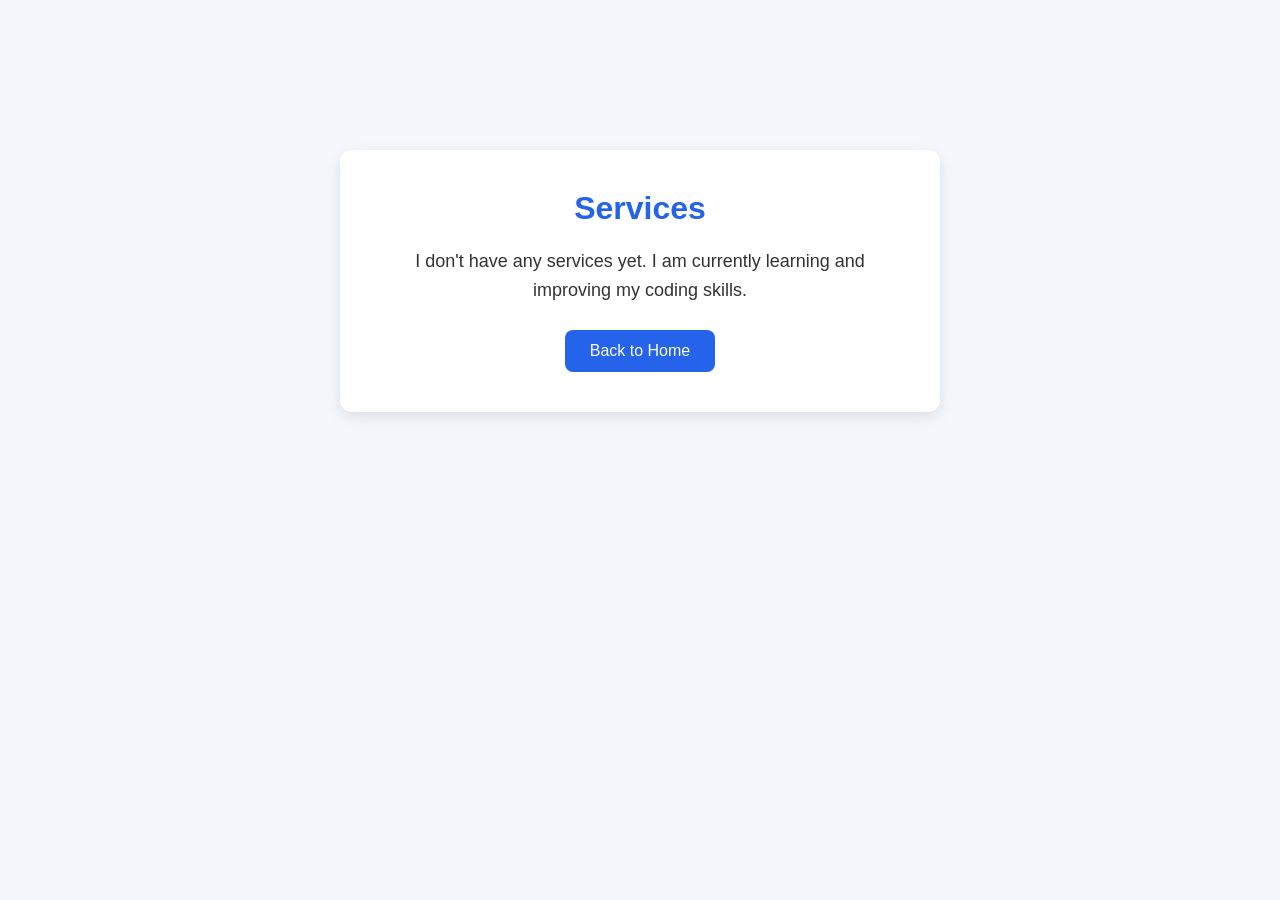
<file: services.html>
<!DOCTYPE html>
<html lang="en">
<head>
    <meta charset="UTF-8">
    <meta name="viewport" content="width=device-width, initial-scale=1.0">
    <title>Services</title>
    <link rel="stylesheet" href="services.css">
</head>

<body>

    <div class="services">
        <h1>Services</h1>

        <p>
            I don't have any services yet.
            I am currently learning and improving my coding skills.
        </p>

        <a href="index.html" class="btn">Back to Home</a>
    </div>

</body>
</html>
</file>
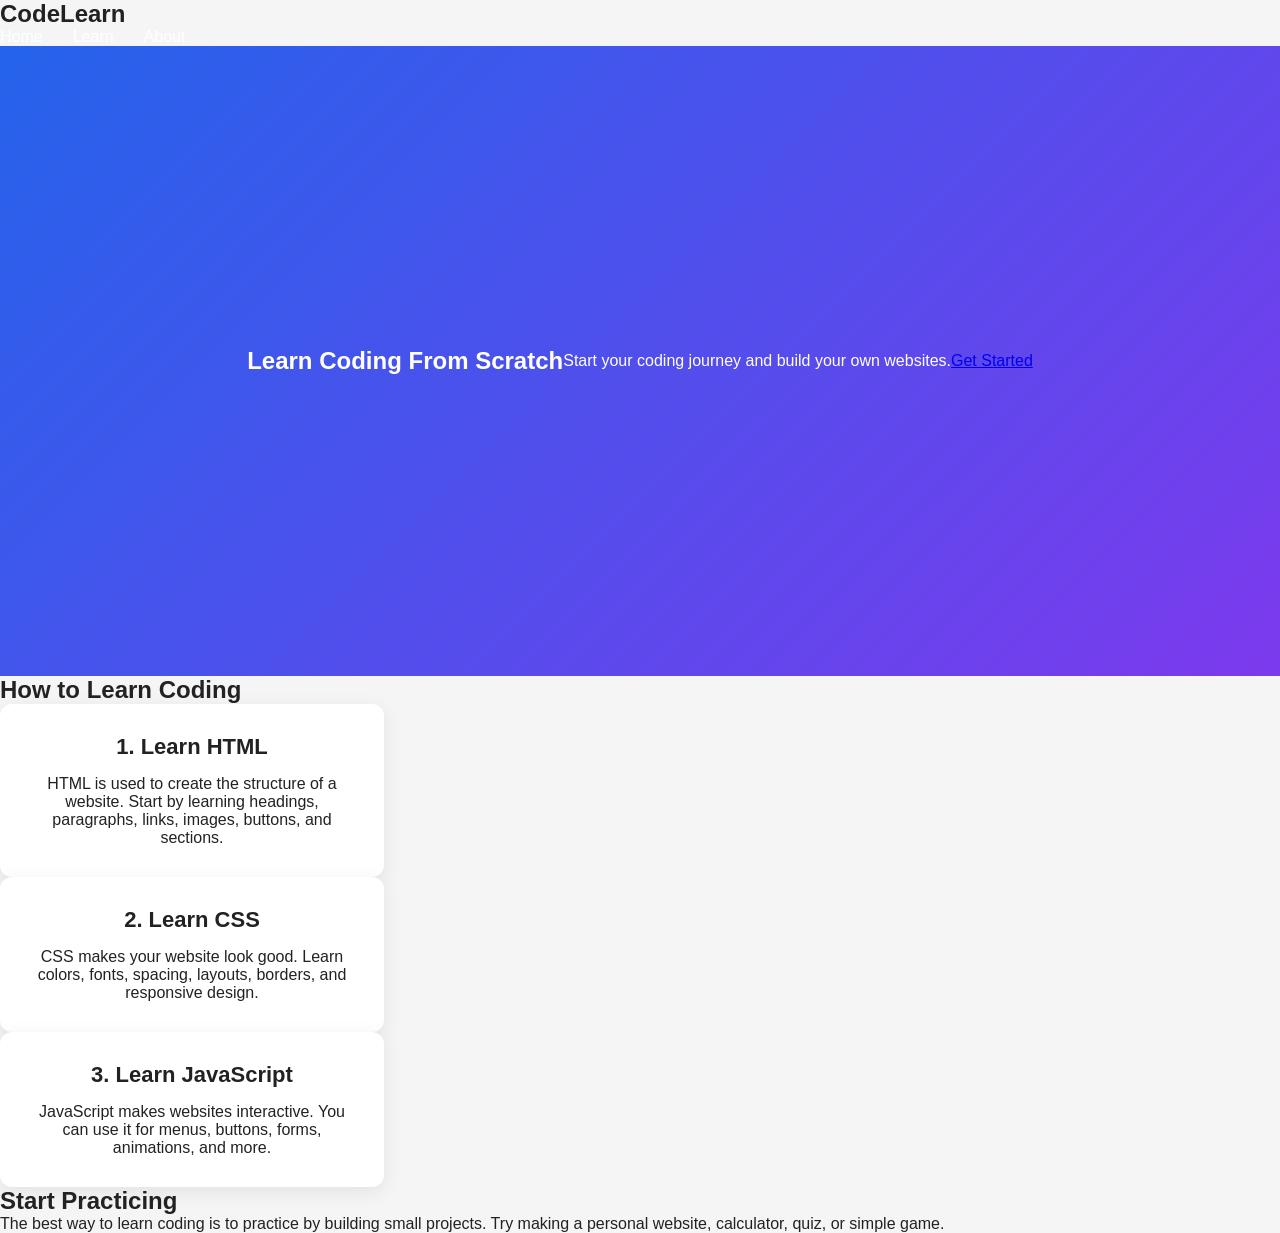
<file: signup.html>
<!DOCTYPE html>
<html lang="en">
<head>
  <meta charset="UTF-8">
  <meta name="viewport" content="width=device-width, initial-scale=1.0">
  <title>Learn Coding</title>
  <link rel="stylesheet" href="style.css">
</head>

<body>

  <!-- Navigation -->
  <nav>
    <h1>CodeLearn</h1>

    <div class="nav-links">
      <a href="#home">Home</a>
      <a href="#learn">Learn</a>
      <a href="#about">About</a>
    </div>
  </nav>

  <!-- Home -->
  <section id="home" class="hero">
    <h2>Learn Coding From Scratch</h2>
    <p>Start your coding journey and build your own websites.</p>

    <!-- Get Started Button -->
    <a href="#learn" class="start-button">Get Started</a>
  </section>

  <!-- Learning Section -->
  <section id="learn" class="learn-section">
    <h2>How to Learn Coding</h2>

    <div class="cards">

      <div class="card">
        <h3>1. Learn HTML</h3>
        <p>
          HTML is used to create the structure of a website.
          Start by learning headings, paragraphs, links, images,
          buttons, and sections.
        </p>
      </div>

      <div class="card">
        <h3>2. Learn CSS</h3>
        <p>
          CSS makes your website look good. Learn colors,
          fonts, spacing, layouts, borders, and responsive design.
        </p>
      </div>

      <div class="card">
        <h3>3. Learn JavaScript</h3>
        <p>
          JavaScript makes websites interactive. You can use it
          for menus, buttons, forms, animations, and more.
        </p>
      </div>

    </div>
  </section>

  <!-- About -->
  <section id="about" class="about">
    <h2>Start Practicing</h2>
    <p>
      The best way to learn coding is to practice by building
      small projects. Try making a personal website, calculator,
      quiz, or simple game.
    </p>
  </section>

</body>
</html>
</file>
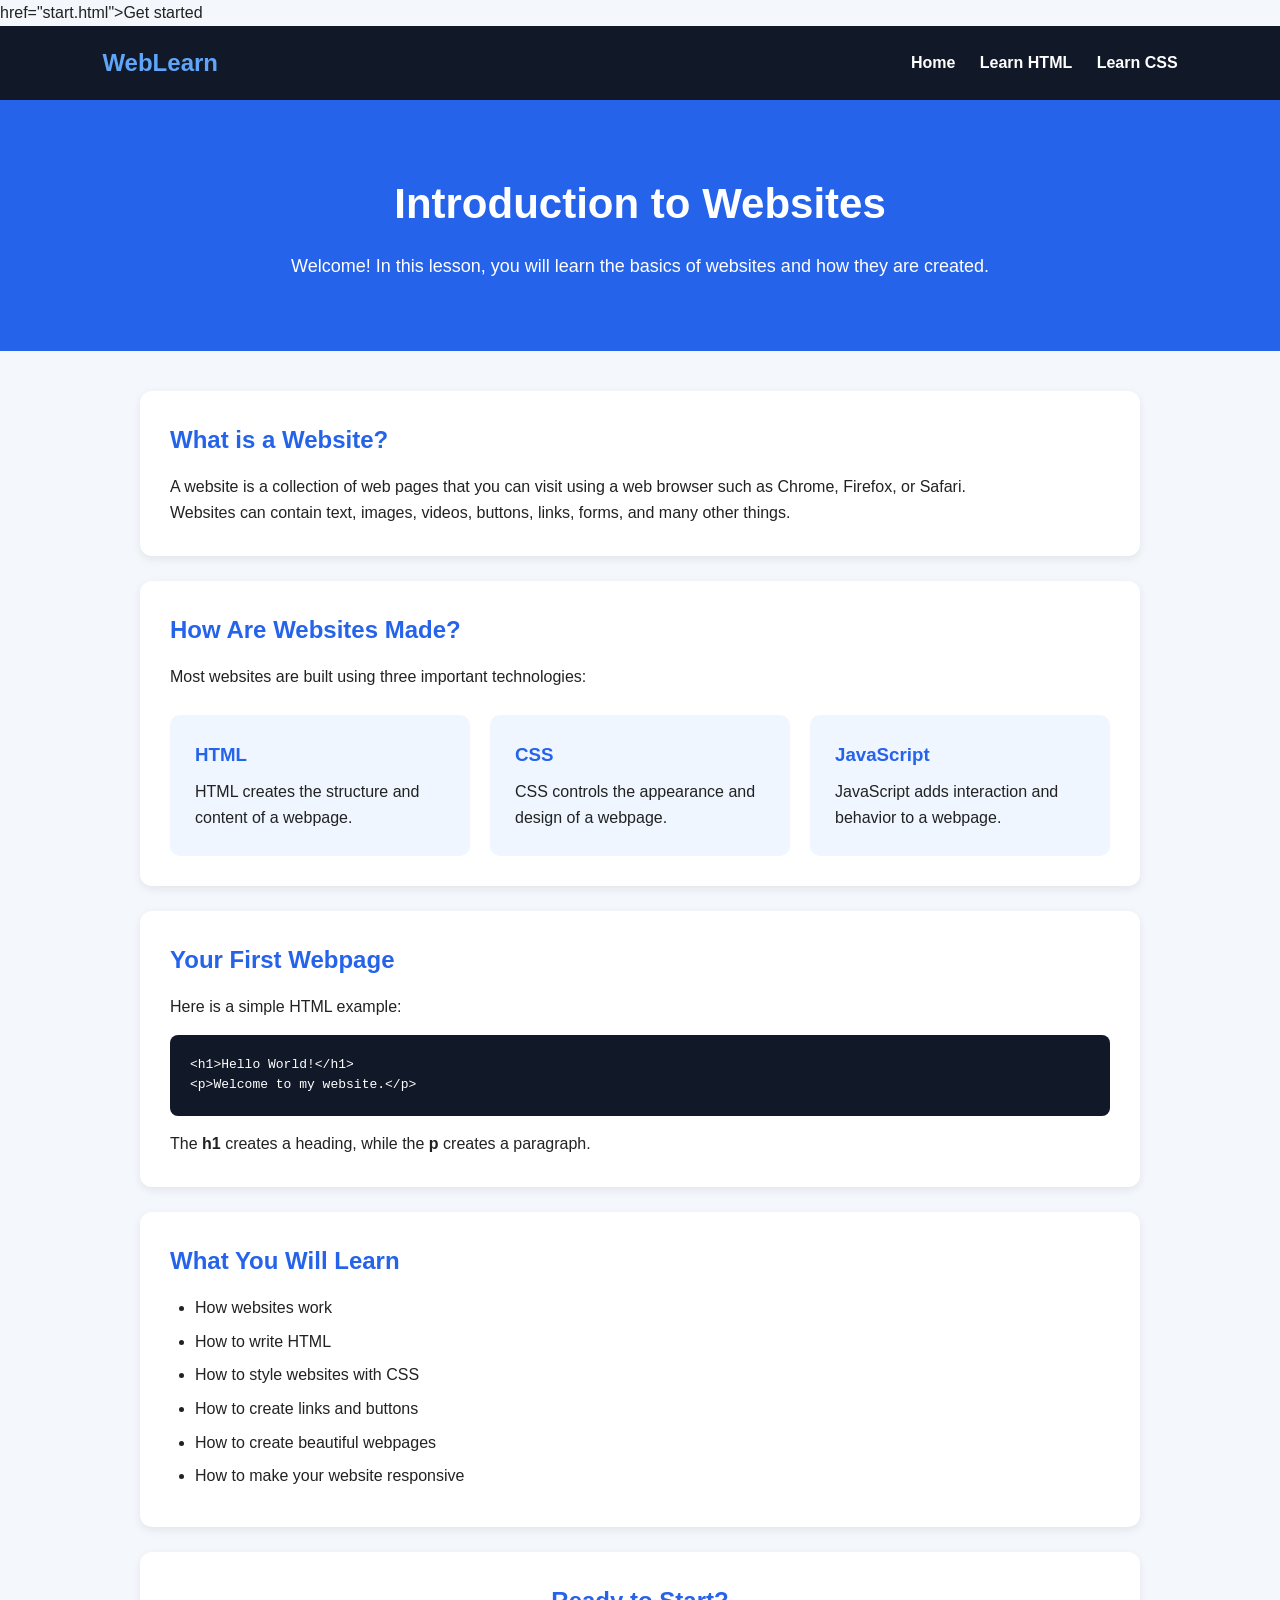
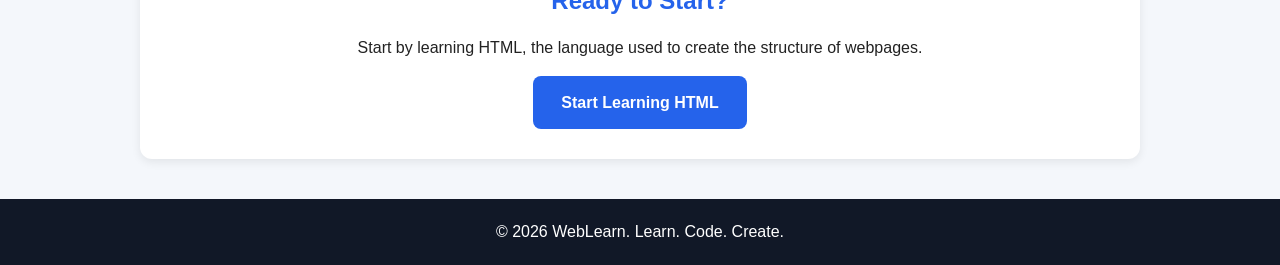
<file: start.html>
<!DOCTYPE html>
<html lang="en">
<head>
    <meta charset="UTF-8">
    <meta name="viewport" content="width=device-width, initial-scale=1.0">

    <title>Introduction to Websites</title>
    <a> href="start.html">Get started</a>

    <!-- Link HTML to CSS -->
    <link rel="stylesheet" href="start.css">
</head>

<body>

    <!-- Navigation -->
    <nav>
        <h2>WebLearn</h2>

        <div>
            <a href="index.html">Home</a>
            <a href="html.html">Learn HTML</a>
            <a href="css.html">Learn CSS</a>
        </div>
    </nav>


    <!-- Introduction -->
    <header>
        <h1>Introduction to Websites</h1>

        <p>
            Welcome! In this lesson, you will learn the basics of
            websites and how they are created.
        </p>
    </header>


    <main>

        <!-- What is a website -->
        <section>
            <h2>What is a Website?</h2>

            <p>
                A website is a collection of web pages that you can
                visit using a web browser such as Chrome, Firefox,
                or Safari.
            </p>

            <p>
                Websites can contain text, images, videos, buttons,
                links, forms, and many other things.
            </p>
        </section>


        <!-- How websites are made -->
        <section>
            <h2>How Are Websites Made?</h2>

            <p>
                Most websites are built using three important
                technologies:
            </p>

            <div class="cards">

                <div class="card">
                    <h3>HTML</h3>
                    <p>
                        HTML creates the structure and content
                        of a webpage.
                    </p>
                </div>

                <div class="card">
                    <h3>CSS</h3>
                    <p>
                        CSS controls the appearance and design
                        of a webpage.
                    </p>
                </div>

                <div class="card">
                    <h3>JavaScript</h3>
                    <p>
                        JavaScript adds interaction and behavior
                        to a webpage.
                    </p>
                </div>

            </div>
        </section>


        <!-- Simple example -->
        <section>
            <h2>Your First Webpage</h2>

            <p>Here is a simple HTML example:</p>

            <pre><code>&lt;h1&gt;Hello World!&lt;/h1&gt;
&lt;p&gt;Welcome to my website.&lt;/p&gt;</code></pre>

            <p>
                The <strong>h1</strong> creates a heading, while
                the <strong>p</strong> creates a paragraph.
            </p>
        </section>


        <!-- What you will learn -->
        <section>
            <h2>What You Will Learn</h2>

            <ul>
                <li>How websites work</li>
                <li>How to write HTML</li>
                <li>How to style websites with CSS</li>
                <li>How to create links and buttons</li>
                <li>How to create beautiful webpages</li>
                <li>How to make your website responsive</li>
            </ul>
        </section>


        <!-- Next step -->
        <section class="next">
            <h2>Ready to Start?</h2>

            <p>
                Start by learning HTML, the language used to
                create the structure of webpages.
            </p>

            <a href="html.html" class="button">
                Start Learning HTML
            </a>
        </section>

    </main>


    <footer>
        <p>&copy; 2026 WebLearn. Learn. Code. Create.</p>
    </footer>

</body>
          </html>
</file>
<file: style.css>
/* style.css */

* {
  margin: 0;
  padding: 0;
  box-sizing: border-box;
}

body {
  font-family: Arial, sans-serif;
  color: #222;
  background: #f5f5f5;
}

/* Navigation */
header {
  background: #111827;
  padding: 20px 8%;
}

.navbar {
  display: flex;
  justify-content: space-between;
  align-items: center;
}

.logo {
  color: white;
  font-size: 28px;
}

.nav-links {
  display: flex;
  list-style: none;
  gap: 30px;
}

.nav-links a {
  color: white;
  text-decoration: none;
  font-size: 16px;
}

.nav-links a:hover {
  color: #60a5fa;
}

/* Hero */
.hero {
  min-height: 70vh;
  display: flex;
  justify-content: center;
  align-items: center;
  text-align: center;
  padding: 40px 20px;
  background: linear-gradient(135deg, #2563eb, #7c3aed);
  color: white;
}

.hero-content h2 {
  font-size: 52px;
  margin-bottom: 20px;
}

.hero-content p {
  font-size: 20px;
  margin-bottom: 30px;
}

.btn {
  display: inline-block;
  padding: 14px 28px;
  background: white;
  color: #2563eb;
  text-decoration: none;
  border-radius: 8px;
  font-weight: bold;
}

.btn:hover {
  background: #e5e7eb;
}

/* Cards */
.features {
  display: flex;
  justify-content: center;
  gap: 25px;
  padding: 60px 8%;
}

.card {
  background: white;
  padding: 30px;
  width: 30%;
  text-align: center;
  border-radius: 12px;
  box-shadow: 0 5px 20px rgba(0, 0, 0, 0.08);
}

.card h3 {
  margin-bottom: 15px;
  font-size: 22px;
}

/* Footer */
footer {
  background: #111827;
  color: white;
  text-align: center;
  padding: 20px;
}

/* Mobile */
@media (max-width: 700px) {
  .navbar {
    flex-direction: column;
    gap: 20px;
  }

  .nav-links {
    gap: 15px;
    flex-wrap: wrap;
    justify-content: center;
  }

  .hero-content h2 {
    font-size: 36px;
  }

  .features {
    flex-direction: column;
  }

  .card {
    width: 100%;
  }
}
.learning {
    padding: 70px 8%;
    background: #f5f7fb;
    text-align: center;
}

.learning > h2 {
    font-size: 36px;
    margin-bottom: 15px;
}

.intro {
    max-width: 700px;
    margin: 0 auto 50px;
    color: #666;
    font-size: 18px;
    line-height: 1.6;
}

.lesson {
    max-width: 900px;
    margin: 30px auto;
    padding: 40px;
    background: white;
    border-radius: 15px;
    text-align: left;
    box-shadow: 0 5px 20px rgba(0, 0, 0, 0.08);
}

.lesson h2 {
    font-size: 30px;
    color: #e34c26;
    margin-bottom: 15px;
}

.lesson p {
    color: #555;
    line-height: 1.7;
}

.lesson h3 {
    margin-top: 25px;
    margin-bottom: 10px;
}

.lesson ul {
    margin-bottom: 25px;
    line-height: 1.8;
}

.css-lesson h2 {
    color: #264de4;
}

.learn-btn {
    display: inline-block;
    padding: 12px 25px;
    background: #2563eb;
    color: white;
    text-decoration: none;
    border-radius: 7px;
    font-weight: bold;
}

.learn-btn:hover {
    background: #1d4ed8;
}


.javascript-section {
    background: #f7df1e;
    padding: 50px 20px;
    text-align: center;
    margin-top: 40px;
}

.javascript-section h2 {
    font-size: 32px;
    margin-bottom: 15px;
}

.javascript-section p {
    max-width: 700px;
    margin: 0 auto 25px;
    font-size: 18px;
    line-height: 1.6;
}

.js-btn {
    display: inline-block;
    padding: 14px 28px;
    background: #222;
    color: white;
    text-decoration: none;
    border-radius: 8px;
    font-weight: bold;
}

.js-btn:hover {
    background: #444;
}
.python-section {
    text-align: center;
    padding: 40px 20px;
    margin: 30px auto;
    max-width: 700px;
    background-color: #f4f7fb;

    /* This creates the border */
    border: 2px solid #306998;

    border-radius: 10px;
}

.python-section h2 {
    color: #306998;
}

.python-section p {
    font-size: 18px;
    line-height: 1.6;
}

.btn {
    display: inline-block;
    padding: 14px 28px;
    background: #306998;
    color: white;
    text-decoration: none;
    border-radius: 8px;
    font-weight: bold;
}
```css
/* Learning Resources Section */

.resources {
    text-align: center;
    padding: 40px 25px;
    margin: 30px auto;
    max-width: 700px;
    background-color: #f4f7fb;
    border: 2px solid #2563eb;
    border-radius: 12px;
    box-shadow: 0 4px 12px rgba(0, 0, 0, 0.1);
}

.resources h2 {
    color: #2563eb;
    margin-bottom: 15px;
}

.resources p {
    font-size: 17px;
    line-height: 1.6;
    margin-bottom: 25px;
    color: #444;
}


/* Resource Buttons */

.resource-links {
    display: flex;
    justify-content: center;
    gap: 15px;
    flex-wrap: wrap;
}

.resource-btn {
    display: inline-block;
    padding: 12px 20px;
    background-color: #2563eb;
    color: white;
    text-decoration: none;
    border-radius: 8px;
    font-weight: bold;
    transition: 0.3s;
}

.resource-btn:hover {
    background-color: #1d4ed8;
    transform: translateY(-3px);
}
```


.btn:hover {
    background: #244f73;
}
</file>
<file: about.css>
* {
    margin: 0;
    padding: 0;
    box-sizing: border-box;
}

body {
    font-family: Arial, sans-serif;
    background: #f4f7fb;
    color: #333;
}

.about {
    min-height: 100vh;
    display: flex;
    justify-content: center;
    align-items: center;
    padding: 30px;
}

.about-container {
    max-width: 800px;
    background: white;
    padding: 45px;
    border-radius: 15px;
    text-align: center;
    box-shadow: 0 5px 20px rgba(0, 0, 0, 0.1);
}

.about-container h1 {
    color: #2563eb;
    font-size: 40px;
    margin-bottom: 20px;
}

.about-container h2 {
    margin-bottom: 20px;
}

.about-container p {
    font-size: 17px;
    line-height: 1.7;
    margin-bottom: 15px;
}

.skills {
    margin-top: 25px;
    padding: 20px;
    background: #eff6ff;
    border-radius: 10px;
}

.skills h3 {
    color: #2563eb;
    margin-bottom: 10px;
}

.skills ul {
    list-style: none;
}

.skills li {
    margin: 8px;
    font-weight: bold;
}

.btn {
    display: inline-block;
    margin-top: 25px;
    padding: 13px 25px;
    background: #2563eb;
    color: white;
    text-decoration: none;
    border-radius: 8px;
    font-weight: bold;
}

.btn:hover {
    background: #1d4ed8;
  }
</file>
<file: contact.css>
* {
    margin: 0;
    padding: 0;
    box-sizing: border-box;
}

body {
    font-family: Arial, sans-serif;
    background: #f4f7fb;
    color: #333;
}

.contact {
    max-width: 600px;
    margin: 120px auto;
    padding: 40px;
    background: white;
    text-align: center;
    border-radius: 12px;
    box-shadow: 0 5px 15px rgba(0, 0, 0, 0.1);
}

.contact h1 {
    color: #2563eb;
    margin-bottom: 20px;
}

.contact p {
    font-size: 18px;
    line-height: 1.6;
    margin-bottom: 15px;
}

.email {
    font-weight: bold;
}

.btn {
    display: inline-block;
    margin-top: 20px;
    padding: 12px 25px;
    background: #2563eb;
    color: white;
    text-decoration: none;
    border-radius: 8px;
}

.btn:hover {
    background: #1d4ed8;
}
</file>
<file: css-style.css>
/* General page styling */

body {
    font-family: Arial, sans-serif;
    background-color: #f4f7fb;
    color: #222;
    margin: 0;
}


/* Header */

header {
    background-color: #264de4;
    color: white;
    text-align: center;
    padding: 35px 20px;
}

header h1 {
    font-size: 40px;
    margin-bottom: 10px;
}


/* Main container */

main {
    width: 90%;
    max-width: 900px;
    margin: 30px auto;
}


/* Lesson boxes */

.lesson {
    background-color: white;
    padding: 25px;
    margin-bottom: 25px;
    border-radius: 12px;
    box-shadow: 0 3px 10px rgba(0, 0, 0, 0.1);
}


/* Lesson headings */

.lesson h2 {
    color: #264de4;
}


/* Code examples */

pre {
    background-color: #222;
    color: white;
    padding: 15px;
    border-radius: 8px;
    overflow-x: auto;
}


/* Inline code */

code {
    background-color: #eee;
    padding: 3px 6px;
    border-radius: 4px;
}


/* Blue text example */

.blue-text {
    color: blue;
}


/* Background example */

.example-box {
    background-color: lightblue;
    padding: 20px;
    text-align: center;
    border-radius: 8px;
}


/* Bigger text */

.big-text {
    font-size: 24px;
}


/* Important text */

.important {
    color: red;
    font-weight: bold;
}


/* Button */

button {
    background-color: #264de4;
    color: white;
    border: none;
    padding: 12px 25px;
    border-radius: 6px;
    cursor: pointer;
    font-size: 16px;
}


/* Button hover effect */

button:hover {
    background-color: #1638b5;
}


/* Back button */

.back-button {
    display: inline-block;
    background-color: #222;
    color: white;
    padding: 12px 20px;
    text-decoration: none;
    border-radius: 6px;
    margin-bottom: 30px;
}


/* Back button hover */

.back-button:hover {
    background-color: #444;
}
</file>
<file: start.css>
* {
    margin: 0;
    padding: 0;
    box-sizing: border-box;
}

body {
    font-family: Arial, sans-serif;
    background: #f4f7fb;
    color: #222;
    line-height: 1.6;
}


/* Navigation */

nav {
    background: #111827;
    color: white;
    padding: 18px 8%;
    display: flex;
    justify-content: space-between;
    align-items: center;
}

nav h2 {
    color: #60a5fa;
}

nav a {
    color: white;
    text-decoration: none;
    margin-left: 20px;
    font-weight: bold;
}

nav a:hover {
    color: #60a5fa;
}


/* Header */

header {
    background: #2563eb;
    color: white;
    text-align: center;
    padding: 70px 20px;
}

header h1 {
    font-size: 42px;
    margin-bottom: 15px;
}

header p {
    font-size: 18px;
    max-width: 700px;
    margin: auto;
}


/* Main content */

main {
    width: 90%;
    max-width: 1000px;
    margin: 40px auto;
}

section {
    background: white;
    padding: 30px;
    margin-bottom: 25px;
    border-radius: 12px;
    box-shadow: 0 3px 10px rgba(0, 0, 0, 0.08);
}

section h2 {
    color: #2563eb;
    margin-bottom: 15px;
}


/* Technology cards */

.cards {
    display: flex;
    gap: 20px;
    margin-top: 25px;
}

.card {
    flex: 1;
    background: #eff6ff;
    padding: 25px;
    border-radius: 10px;
}

.card h3 {
    color: #2563eb;
    margin-bottom: 10px;
}


/* Code example */

pre {
    background: #111827;
    color: white;
    padding: 20px;
    border-radius: 8px;
    overflow-x: auto;
    margin: 15px 0;
}


/* List */

ul {
    margin-left: 25px;
}

li {
    margin-bottom: 8px;
}


/* Button section */

.next {
    text-align: center;
}

.button {
    display: inline-block;
    margin-top: 15px;
    padding: 14px 28px;
    background: #2563eb;
    color: white;
    text-decoration: none;
    border-radius: 8px;
    font-weight: bold;
}

.button:hover {
    background: #1d4ed8;
}


/* Footer */

footer {
    background: #111827;
    color: white;
    text-align: center;
    padding: 20px;
}


/* Mobile */

@media (max-width: 700px) {

    nav {
        flex-direction: column;
        gap: 15px;
    }

    nav a {
        margin: 0 8px;
    }

    header h1 {
        font-size: 32px;
    }

    .cards {
        flex-direction: column;
    }
}
</file>
<file: html-style.css>
* {
    margin: 0;
    padding: 0;
    box-sizing: border-box;
}

body {
    font-family: Arial, sans-serif;
    background: #f4f7fb;
    color: #222;
    line-height: 1.6;
}

header {
    background: #e44d26;
    color: white;
    text-align: center;
    padding: 50px 20px;
}

header h1 {
    font-size: 40px;
    margin-bottom: 10px;
}

nav {
    background: #222;
    text-align: center;
    padding: 15px;
}

nav a {
    color: white;
    text-decoration: none;
    margin: 0 15px;
    font-weight: bold;
}

nav a:hover {
    color: #e44d26;
}

main {
    width: 90%;
    max-width: 1000px;
    margin: 30px auto;
}

section {
    background: white;
    padding: 25px;
    margin-bottom: 25px;
    border-radius: 10px;
}

section h2 {
    color: #e44d26;
    margin-bottom: 10px;
}

pre {
    background: #1e1e1e;
    color: #f8f8f2;
    padding: 20px;
    border-radius: 8px;
    overflow-x: auto;
    margin-top: 15px;
}

ul {
    margin-left: 25px;
}

footer {
    text-align: center;
    background: #222;
    color: white;
    padding: 20px;
}
</file>
<file: introduction.css>
* {
    margin: 0;
    padding: 0;
    box-sizing: border-box;
}

body {
    font-family: Arial, sans-serif;
    background: #f4f7fb;
    color: #333;
    line-height: 1.6;
}

header {
    background: #2563eb;
    color: white;
    text-align: center;
    padding: 50px 20px;
}

header h1 {
    font-size: 38px;
    margin-bottom: 10px;
}

header p {
    font-size: 18px;
}

main {
    width: 90%;
    max-width: 900px;
    margin: 40px auto;
}

.lesson {
    background: white;
    padding: 30px;
    margin-bottom: 25px;
    border-radius: 12px;
    box-shadow: 0 4px 12px rgba(0, 0, 0, 0.08);
}

.lesson h2 {
    color: #2563eb;
    margin-bottom: 15px;
}

.lesson h3 {
    margin-top: 20px;
    margin-bottom: 10px;
}

.code-box {
    background: #111827;
    color: #e5e7eb;
    padding: 20px;
    border-radius: 8px;
    overflow-x: auto;
}

.code-box pre {
    font-family: monospace;
    font-size: 15px;
}

.example {
    background: #eff6ff;
    padding: 20px;
    border-left: 5px solid #2563eb;
    margin-top: 20px;
}

.example h3 {
    color: #2563eb;
}

.btn {
    display: inline-block;
    padding: 14px 28px;
    background: #2563eb;
    color: white;
    text-decoration: none;
    border-radius: 8px;
    font-weight: bold;
    margin-top: 10px;
}

.btn:hover {
    background: #1d4ed8;
}
</file>
<file: python.css>
```css
/* General styling */

body {
    font-family: Arial, sans-serif;
    margin: 0;
    background-color: #f4f7fb;
    color: #222;
}


/* Header */

header {
    background-color: #306998;
    color: white;
    text-align: center;
    padding: 40px 20px;
}

header h1 {
    margin: 0;
    font-size: 40px;
}


/* Main content */

main {
    width: 90%;
    max-width: 900px;
    margin: 30px auto;
}


/* Lesson cards */

.lesson {
    background: white;
    padding: 25px;
    margin-bottom: 25px;
    border-radius: 10px;
    box-shadow: 0 3px 10px rgba(0, 0, 0, 0.1);
}


/* Headings */

h2 {
    color: #306998;
}


/* Code boxes */

pre {
    background-color: #222;
    color: #00ff88;
    padding: 15px;
    border-radius: 8px;
    overflow-x: auto;
}


/* Output boxes */

.output {
    background-color: #e8f5e9;
    padding: 12px;
    border-left: 5px solid #306998;
    font-weight: bold;
}


/* Button */

.btn {
    display: inline-block;
    padding: 14px 28px;
    background: #306998;
    color: white;
    text-decoration: none;
    border-radius: 8px;
    font-weight: bold;
}


/* Button hover */

.btn:hover {
    background: #244f73;
}
```
</file>
<file: services.css>
* {
    margin: 0;
    padding: 0;
    box-sizing: border-box;
}

body {
    font-family: Arial, sans-serif;
    background: #f4f7fb;
    color: #333;
}

.services {
    text-align: center;
    max-width: 600px;
    margin: 150px auto;
    padding: 40px;
    background: white;
    border-radius: 12px;
    box-shadow: 0 5px 15px rgba(0, 0, 0, 0.1);
}

.services h1 {
    color: #2563eb;
    margin-bottom: 20px;
}

.services p {
    font-size: 18px;
    line-height: 1.6;
}

.btn {
    display: inline-block;
    margin-top: 25px;
    padding: 12px 25px;
    background: #2563eb;
    color: white;
    text-decoration: none;
    border-radius: 8px;
}

.btn:hover {
    background: #1d4ed8;
}
</file>
